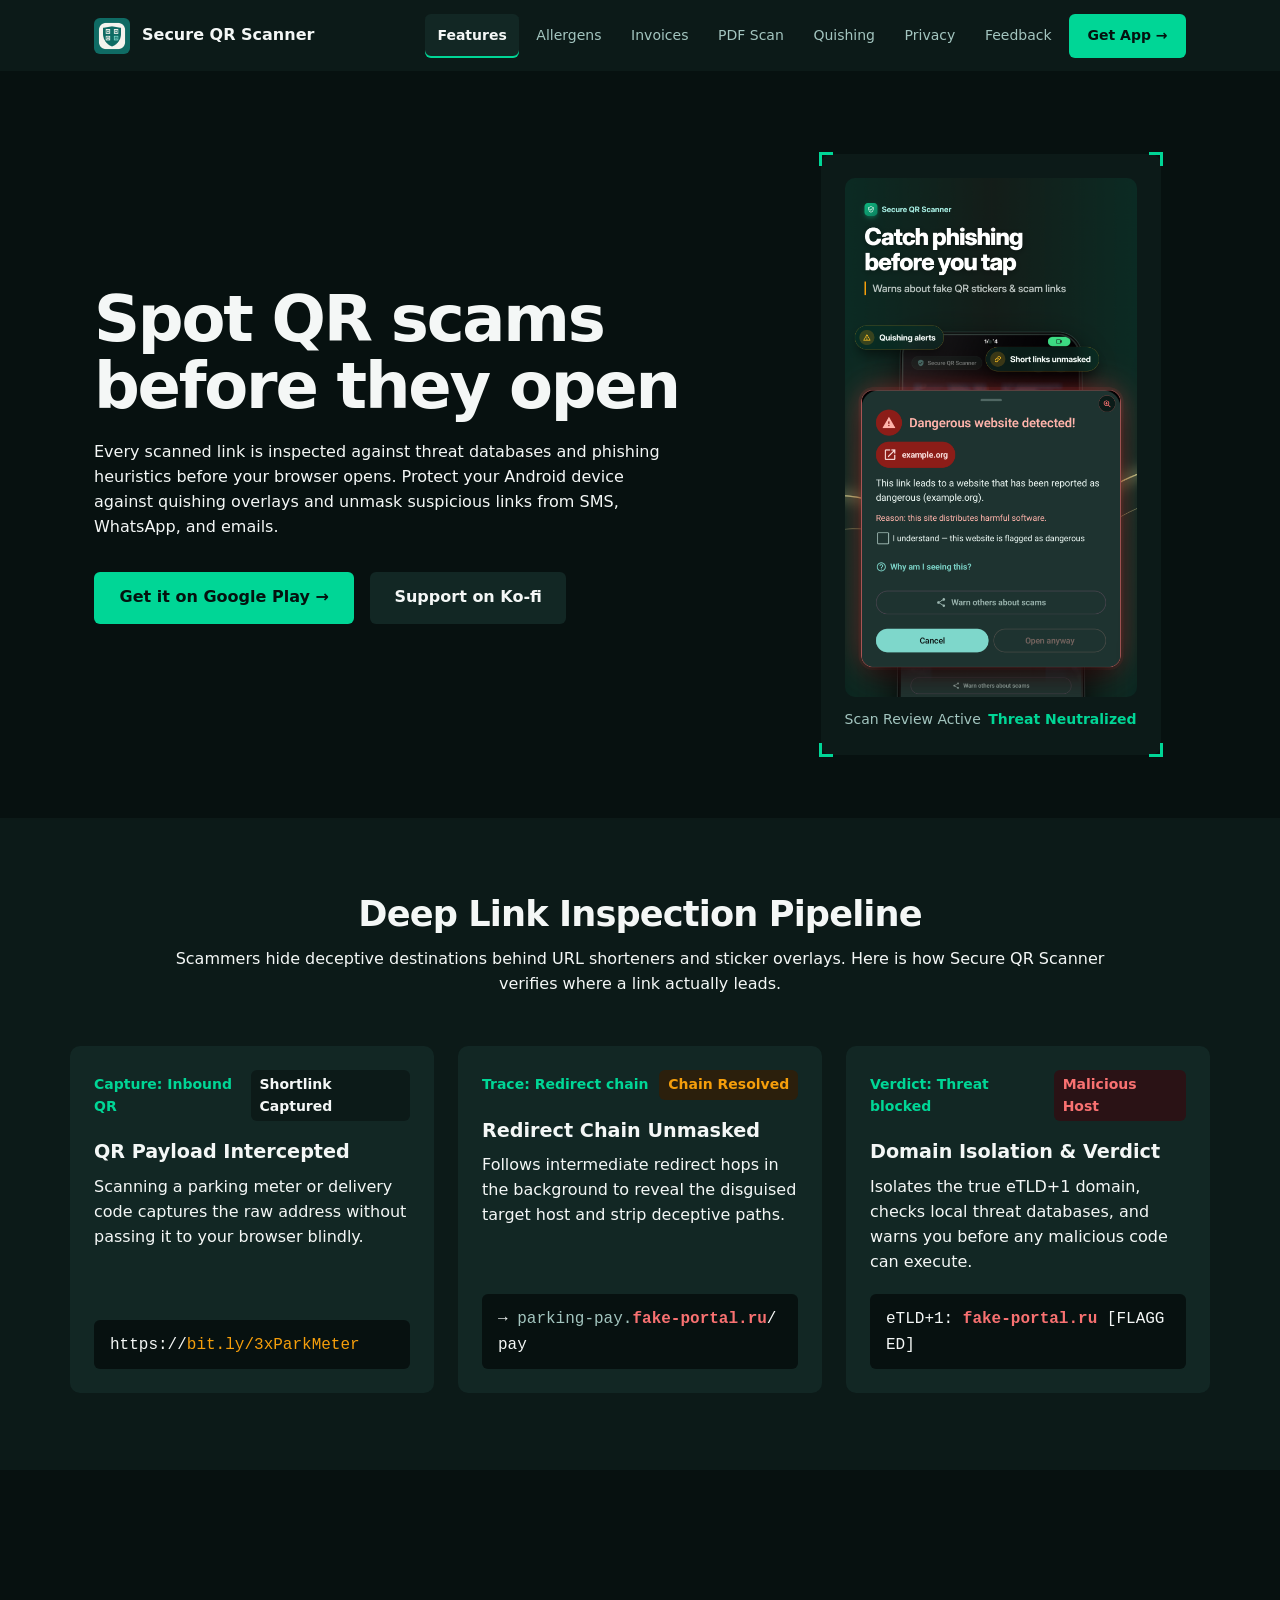
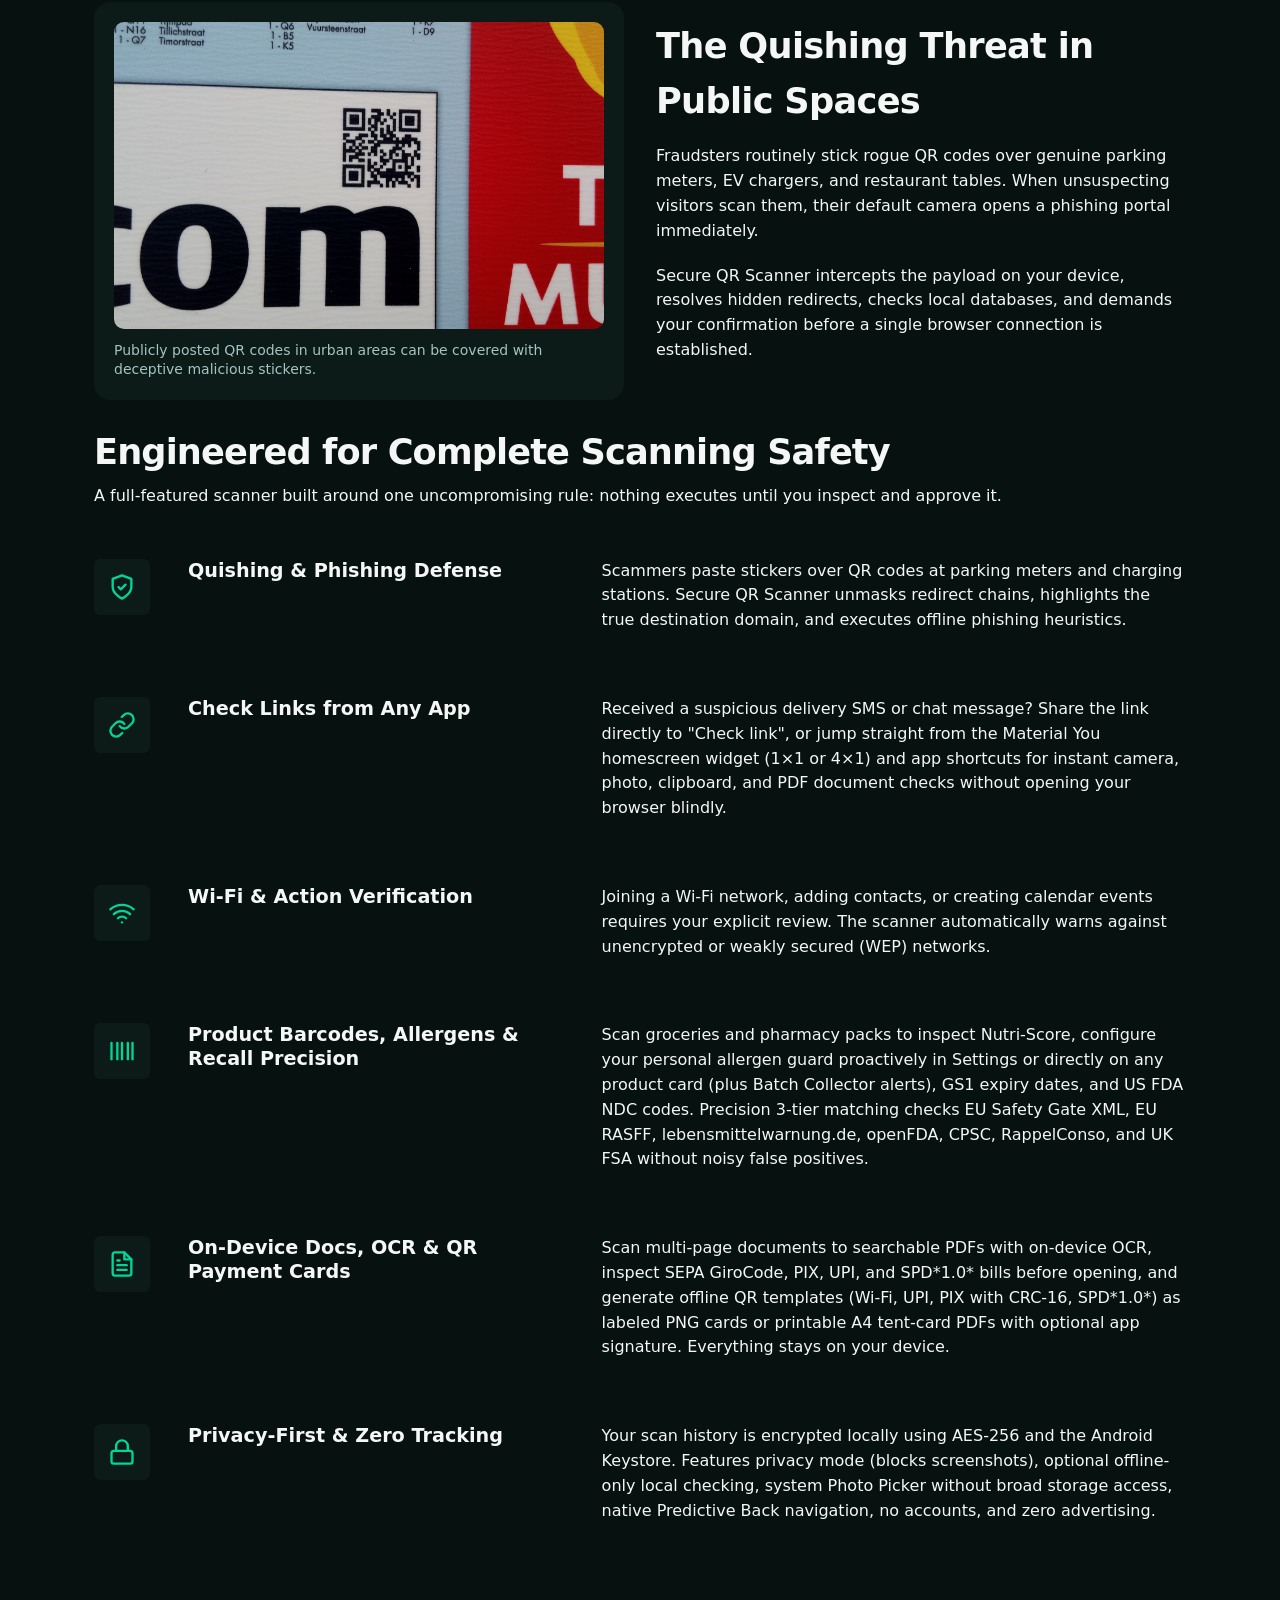
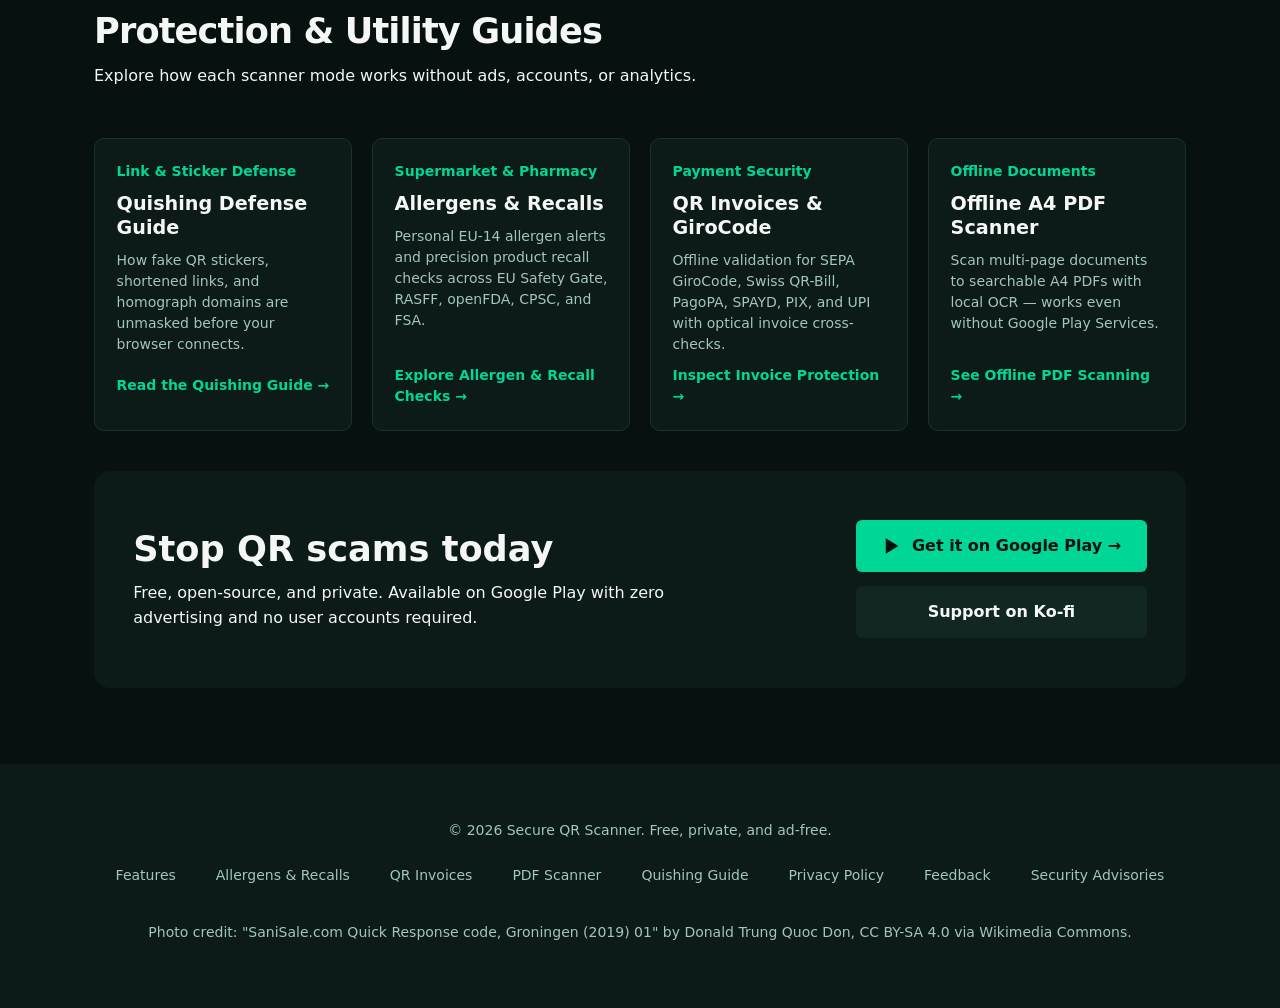
<file: index.html>
<!DOCTYPE html>
<html lang="en">
<head>
  <meta charset="utf-8">
  <meta name="viewport" content="width=device-width, initial-scale=1.0">
  <title>Secure QR Scanner | Scam &amp; Phishing Defense for Android</title>
  <meta name="description" content="Free Android QR and barcode scanner with built-in scam and phishing defense. Checks links before opening, resolves short links, checks food allergens and product recalls, verifies QR invoices, and scans searchable PDFs without ads or tracking.">
  <link rel="canonical" href="https://steee001.github.io/secure-qr-scanner-website/">
  <meta property="og:type" content="website">
  <meta property="og:site_name" content="Secure QR Scanner">
  <meta property="og:title" content="Secure QR Scanner | Scam &amp; Phishing Defense for Android">
  <meta property="og:description" content="Free Android QR and barcode scanner that unmasks phishing links, warns on quishing stickers, checks food allergens and product recalls, verifies GiroCode/QR-Bill invoices, and exports searchable offline A4 PDFs.">
  <meta property="og:url" content="https://steee001.github.io/secure-qr-scanner-website/">
  <meta property="og:image" content="https://steee001.github.io/secure-qr-scanner-website/preview.png">
  <meta property="og:locale" content="en_US">
  <meta property="og:locale:alternate" content="de_DE">
  <meta name="twitter:card" content="summary_large_image">
  <link rel="stylesheet" href="styles.css">
  <script type="application/ld+json">
    {
      "@context": "https://schema.org",
      "@type": "SoftwareApplication",
      "name": "Secure QR Scanner",
      "softwareVersion": "4.5.0",
      "operatingSystem": "Android 7.0+",
      "applicationCategory": "SecurityApplication",
      "isAccessibleForFree": true,
      "offers": {
        "@type": "Offer",
        "price": "0",
        "priceCurrency": "EUR"
      },
      "url": "https://steee001.github.io/secure-qr-scanner-website/",
      "downloadUrl": "https://play.google.com/store/apps/details?id=com.steee001.secureqrscanner",
      "image": "https://steee001.github.io/secure-qr-scanner-website/preview.png",
      "description": "Ad-free Android QR, barcode, invoice, allergen, and offline A4 PDF scanner with Safe Browsing checks, redirect resolution, recall precision matching, and zero tracking."
    }
  </script>
</head>
<body>
  <header>
    <a href="#main-content" class="skip-link visually-hidden">Skip to main content</a>
    <div class="nav-container">
      <a href="index.html" class="logo">
        <img src="icon.png" alt="" width="36" height="36">
        <span>Secure QR Scanner</span>
      </a>
      <nav aria-label="Primary">
        <ul>
          <li><a href="index.html" aria-current="page">Features</a></li>
          <li><a href="allergen.html">Allergens</a></li>
          <li><a href="invoice.html">Invoices</a></li>
          <li><a href="pdf-scanner.html">PDF Scan</a></li>
          <li><a href="quishing.html">Quishing</a></li>
          <li><a href="privacy.html">Privacy</a></li>
          <li><a href="feedback.html">Feedback</a></li>
          <li><a href="https://play.google.com/store/apps/details?id=com.steee001.secureqrscanner" class="nav-cta" target="_blank" rel="noopener">Get App &rarr;</a></li>
        </ul>
      </nav>
    </div>
  </header>

  <main id="main-content" tabindex="-1">
    <!-- Hero Section -->
    <section class="hero">
      <div class="hero-copy">
        <h1>Spot QR scams before they open</h1>
        <p>
          Every scanned link is inspected against threat databases and phishing heuristics before your browser opens.
          Protect your Android device against quishing overlays and unmask suspicious links from SMS, WhatsApp, and emails.
        </p>
        <div class="hero-actions">
          <a href="https://play.google.com/store/apps/details?id=com.steee001.secureqrscanner" class="btn-cyber" target="_blank" rel="noopener">
            <span>Get it on Google Play &rarr;</span>
          </a>
          <a href="https://ko-fi.com/steee001" class="btn-secondary" target="_blank" rel="noopener">
            <span>Support on Ko-fi</span>
          </a>
        </div>
      </div>
      <div class="hero-hud">
        <div class="hero-hud-container reticle-frame">
          <span class="reticle-corner-tl" aria-hidden="true"></span>
          <span class="reticle-corner-tr" aria-hidden="true"></span>
          <span class="reticle-corner-bl" aria-hidden="true"></span>
          <span class="reticle-corner-br" aria-hidden="true"></span>
          <img src="preview.png" alt="Secure QR Scanner review dialog showing a flagged threat" width="340" height="604" fetchpriority="high">
          <div class="hero-hud-telemetry">
            <span>Scan Review Active</span>
            <span class="active">Threat Neutralized</span>
          </div>
        </div>
      </div>
    </section>

    <!-- Telemetry Link Dissection Demonstration -->
    <section class="telemetry-section">
      <div class="telemetry-container">
        <div class="section-header center">
          <h2>Deep Link Inspection Pipeline</h2>
          <p>Scammers hide deceptive destinations behind URL shorteners and sticker overlays. Here is how Secure QR Scanner verifies where a link actually leads.</p>
        </div>

        <div class="telemetry-pipeline">
          <div class="telemetry-step" data-ui="fragment">
            <div class="telemetry-step-header">
              <span class="telemetry-step-tag">Capture: Inbound QR</span>
              <span class="telemetry-step-status">Shortlink Captured</span>
            </div>
            <h3>QR Payload Intercepted</h3>
            <p>Scanning a parking meter or delivery code captures the raw address without passing it to your browser blindly.</p>
            <div class="telemetry-code">
              <code>https://<span class="shortlink">bit.ly/3xParkMeter</span></code>
            </div>
          </div>

          <div class="telemetry-step" data-ui="fragment">
            <div class="telemetry-step-header">
              <span class="telemetry-step-tag">Trace: Redirect chain</span>
              <span class="telemetry-step-status resolved">Chain Resolved</span>
            </div>
            <h3>Redirect Chain Unmasked</h3>
            <p>Follows intermediate redirect hops in the background to reveal the disguised target host and strip deceptive paths.</p>
            <div class="telemetry-code">
              <code>&rarr; <span class="subdomain">parking-pay.</span><span class="domain-highlight">fake-portal.ru</span>/pay</code>
            </div>
          </div>

          <div class="telemetry-step" data-ui="fragment">
            <div class="telemetry-step-header">
              <span class="telemetry-step-tag">Verdict: Threat blocked</span>
              <span class="telemetry-step-status flagged">Malicious Host</span>
            </div>
            <h3>Domain Isolation & Verdict</h3>
            <p>Isolates the true eTLD+1 domain, checks local threat databases, and warns you before any malicious code can execute.</p>
            <div class="telemetry-code">
              <code>eTLD+1: <span class="domain-highlight">fake-portal.ru</span> [FLAGGED]</code>
            </div>
          </div>
        </div>
      </div>
    </section>

    <!-- Real-World Quishing Threat Section with Photograph -->
    <section class="section">
      <div class="realworld-section">
        <figure class="realworld-image-card">
          <img src="assets/sanisale-com-quick-response-code-groningen-2019.jpg" width="1920" height="1080" alt="Public QR code posted on outdoor infrastructure" loading="lazy" decoding="async">
          <figcaption>Publicly posted QR codes in urban areas can be covered with deceptive malicious stickers.</figcaption>
        </figure>
        <div class="realworld-copy">
          <h3>The Quishing Threat in Public Spaces</h3>
          <p>
            Fraudsters routinely stick rogue QR codes over genuine parking meters, EV chargers, and restaurant tables. When unsuspecting visitors scan them, their default camera opens a phishing portal immediately.
          </p>
          <p>
            Secure QR Scanner intercepts the payload on your device, resolves hidden redirects, checks local databases, and demands your confirmation before a single browser connection is established.
          </p>
        </div>
      </div>

      <!-- Core Capabilities Narrative Rows -->
      <div class="section-header">
        <h2>Engineered for Complete Scanning Safety</h2>
        <p>A full-featured scanner built around one uncompromising rule: nothing executes until you inspect and approve it.</p>
      </div>

      <div class="narrative-capabilities">
        <div class="capability-row">
          <div class="capability-glyph" aria-hidden="true">
            <svg viewBox="0 0 24 24" fill="none" stroke="currentColor" stroke-width="2" stroke-linecap="round" stroke-linejoin="round">
              <path d="M12 22s8-4 8-10V5l-8-3-8 3v7c0 6 8 10 8 10z"/>
              <path d="m9 12 2 2 4-4"/>
            </svg>
          </div>
          <div class="capability-heading">
            <h3>Quishing & Phishing Defense</h3>
          </div>
          <div class="capability-text">
            <p>
              Scammers paste stickers over QR codes at parking meters and charging stations. Secure QR Scanner unmasks redirect chains, highlights the true destination domain, and executes offline phishing heuristics.
            </p>
          </div>
        </div>

        <div class="capability-row">
          <div class="capability-glyph" aria-hidden="true">
            <svg viewBox="0 0 24 24" fill="none" stroke="currentColor" stroke-width="2" stroke-linecap="round" stroke-linejoin="round">
              <path d="M10 13a5 5 0 0 0 7.54.54l3-3a5 5 0 0 0-7.07-7.07l-1.72 1.71"/>
              <path d="M14 11a5 5 0 0 0-7.54-.54l-3 3a5 5 0 0 0 7.07 7.07l1.71-1.71"/>
            </svg>
          </div>
          <div class="capability-heading">
            <h3>Check Links from Any App</h3>
          </div>
          <div class="capability-text">
            <p>
              Received a suspicious delivery SMS or chat message? Share the link directly to "Check link", or jump straight from the Material You homescreen widget (1&times;1 or 4&times;1) and app shortcuts for instant camera, photo, clipboard, and PDF document checks without opening your browser blindly.
            </p>
          </div>
        </div>

        <div class="capability-row">
          <div class="capability-glyph" aria-hidden="true">
            <svg viewBox="0 0 24 24" fill="none" stroke="currentColor" stroke-width="2" stroke-linecap="round" stroke-linejoin="round">
              <path d="M5 13a10 10 0 0 1 14 0"/>
              <path d="M8.5 16.5a5 5 0 0 1 7 0"/>
              <path d="M2 8.82a15 15 0 0 1 20 0"/>
              <line x1="12" y1="20" x2="12.01" y2="20"/>
            </svg>
          </div>
          <div class="capability-heading">
            <h3>Wi-Fi & Action Verification</h3>
          </div>
          <div class="capability-text">
            <p>
              Joining a Wi-Fi network, adding contacts, or creating calendar events requires your explicit review. The scanner automatically warns against unencrypted or weakly secured (WEP) networks.
            </p>
          </div>
        </div>

        <div class="capability-row">
          <div class="capability-glyph" aria-hidden="true">
            <svg viewBox="0 0 24 24" fill="none" stroke="currentColor" stroke-width="2" stroke-linecap="round" stroke-linejoin="round">
              <path d="M3 5v14"/>
              <path d="M8 5v14"/>
              <path d="M12 5v14"/>
              <path d="M17 5v14"/>
              <path d="M21 5v14"/>
            </svg>
          </div>
          <div class="capability-heading">
            <h3>Product Barcodes, Allergens & Recall Precision</h3>
          </div>
          <div class="capability-text">
            <p>
              Scan groceries and pharmacy packs to inspect Nutri-Score, configure your personal allergen guard proactively in Settings or directly on any product card (plus Batch Collector alerts), GS1 expiry dates, and US FDA NDC codes. Precision 3-tier matching checks EU Safety Gate XML, EU RASFF, lebensmittelwarnung.de, openFDA, CPSC, RappelConso, and UK FSA without noisy false positives.
            </p>
          </div>
        </div>

        <div class="capability-row">
          <div class="capability-glyph" aria-hidden="true">
            <svg viewBox="0 0 24 24" fill="none" stroke="currentColor" stroke-width="2" stroke-linecap="round" stroke-linejoin="round">
              <path d="M14 2H6a2 2 0 0 0-2 2v16a2 2 0 0 0 2 2h12a2 2 0 0 0 2-2V8z"/>
              <polyline points="14 2 14 8 20 8"/>
              <line x1="16" y1="13" x2="8" y2="13"/>
              <line x1="16" y1="17" x2="8" y2="17"/>
              <polyline points="10 9 9 9 8 9"/>
            </svg>
          </div>
          <div class="capability-heading">
            <h3>On-Device Docs, OCR &amp; QR Payment Cards</h3>
          </div>
          <div class="capability-text">
            <p>
              Scan multi-page documents to searchable PDFs with on-device OCR, inspect SEPA GiroCode, PIX, UPI, and SPD*1.0* bills before opening, and generate offline QR templates (Wi-Fi, UPI, PIX with CRC-16, SPD*1.0*) as labeled PNG cards or printable A4 tent-card PDFs with optional app signature. Everything stays on your device.
            </p>
          </div>
        </div>

        <div class="capability-row">
          <div class="capability-glyph" aria-hidden="true">
            <svg viewBox="0 0 24 24" fill="none" stroke="currentColor" stroke-width="2" stroke-linecap="round" stroke-linejoin="round">
              <rect x="3" y="11" width="18" height="11" rx="2" ry="2"/>
              <path d="M7 11V7a5 5 0 0 1 10 0v4"/>
            </svg>
          </div>
          <div class="capability-heading">
            <h3>Privacy-First & Zero Tracking</h3>
          </div>
          <div class="capability-text">
            <p>
              Your scan history is encrypted locally using AES-256 and the Android Keystore. Features privacy mode (blocks screenshots), optional offline-only local checking, system Photo Picker without broad storage access, native Predictive Back navigation, no accounts, and zero advertising.
            </p>
          </div>
        </div>
      </div>

      <!-- Topic Deep Dives -->
      <div class="section-header" style="margin-top: 3.5rem;">
        <h2>Protection &amp; Utility Guides</h2>
        <p>Explore how each scanner mode works without ads, accounts, or analytics.</p>
      </div>

      <div class="topic-grid">
        <article class="topic-card">
          <span class="topic-card-tag">Link &amp; Sticker Defense</span>
          <h3>Quishing Defense Guide</h3>
          <p>How fake QR stickers, shortened links, and homograph domains are unmasked before your browser connects.</p>
          <a href="quishing.html">Read the Quishing Guide &rarr;</a>
        </article>
        <article class="topic-card">
          <span class="topic-card-tag">Supermarket &amp; Pharmacy</span>
          <h3>Allergens &amp; Recalls</h3>
          <p>Personal EU-14 allergen alerts and precision product recall checks across EU Safety Gate, RASFF, openFDA, CPSC, and FSA.</p>
          <a href="allergen.html">Explore Allergen &amp; Recall Checks &rarr;</a>
        </article>
        <article class="topic-card">
          <span class="topic-card-tag">Payment Security</span>
          <h3>QR Invoices &amp; GiroCode</h3>
          <p>Offline validation for SEPA GiroCode, Swiss QR-Bill, PagoPA, SPAYD, PIX, and UPI with optical invoice cross-checks.</p>
          <a href="invoice.html">Inspect Invoice Protection &rarr;</a>
        </article>
        <article class="topic-card">
          <span class="topic-card-tag">Offline Documents</span>
          <h3>Offline A4 PDF Scanner</h3>
          <p>Scan multi-page documents to searchable A4 PDFs with local OCR &mdash; works even without Google Play Services.</p>
          <a href="pdf-scanner.html">See Offline PDF Scanning &rarr;</a>
        </article>
      </div>

      <!-- CTA Banner -->
      <div class="cta-banner">
        <div class="cta-banner-content">
          <h2>Stop QR scams today</h2>
          <p>
            Free, open-source, and private. Available on Google Play with zero advertising and no user accounts required.
          </p>
        </div>
        <div class="cta-banner-actions">
          <a href="https://play.google.com/store/apps/details?id=com.steee001.secureqrscanner" class="btn-cyber" target="_blank" rel="noopener">
            <svg viewBox="0 0 24 24" width="20" height="20" fill="currentColor" aria-hidden="true"><path d="M4.5 2.75 19.75 12 4.5 21.25V2.75Z"/></svg>
            <span>Get it on Google Play &rarr;</span>
          </a>
          <a href="https://ko-fi.com/steee001" class="btn-secondary" target="_blank" rel="noopener">
            <span>Support on Ko-fi</span>
          </a>
        </div>
      </div>
    </section>
  </main>

  <footer>
    <p>&copy; 2026 Secure QR Scanner. Free, private, and ad-free.</p>
    <div class="footer-links">
      <a href="index.html">Features</a>
      <a href="allergen.html">Allergens &amp; Recalls</a>
      <a href="invoice.html">QR Invoices</a>
      <a href="pdf-scanner.html">PDF Scanner</a>
      <a href="quishing.html">Quishing Guide</a>
      <a href="privacy.html">Privacy Policy</a>
      <a href="feedback.html">Feedback</a>
      <a href="https://github.com/Steee001/secure-qr-scanner-website/security/advisories/new" target="_blank" rel="noopener">Security Advisories</a>
    </div>
    <p style="margin-top: 1.5rem; font-size: 0.875rem; color: var(--ink-muted);">
      Photo credit: "SaniSale.com Quick Response code, Groningen (2019) 01" by Donald Trung Quoc Don, CC BY-SA 4.0 via Wikimedia Commons.
    </p>
  </footer>
</body>
</html>
</file>
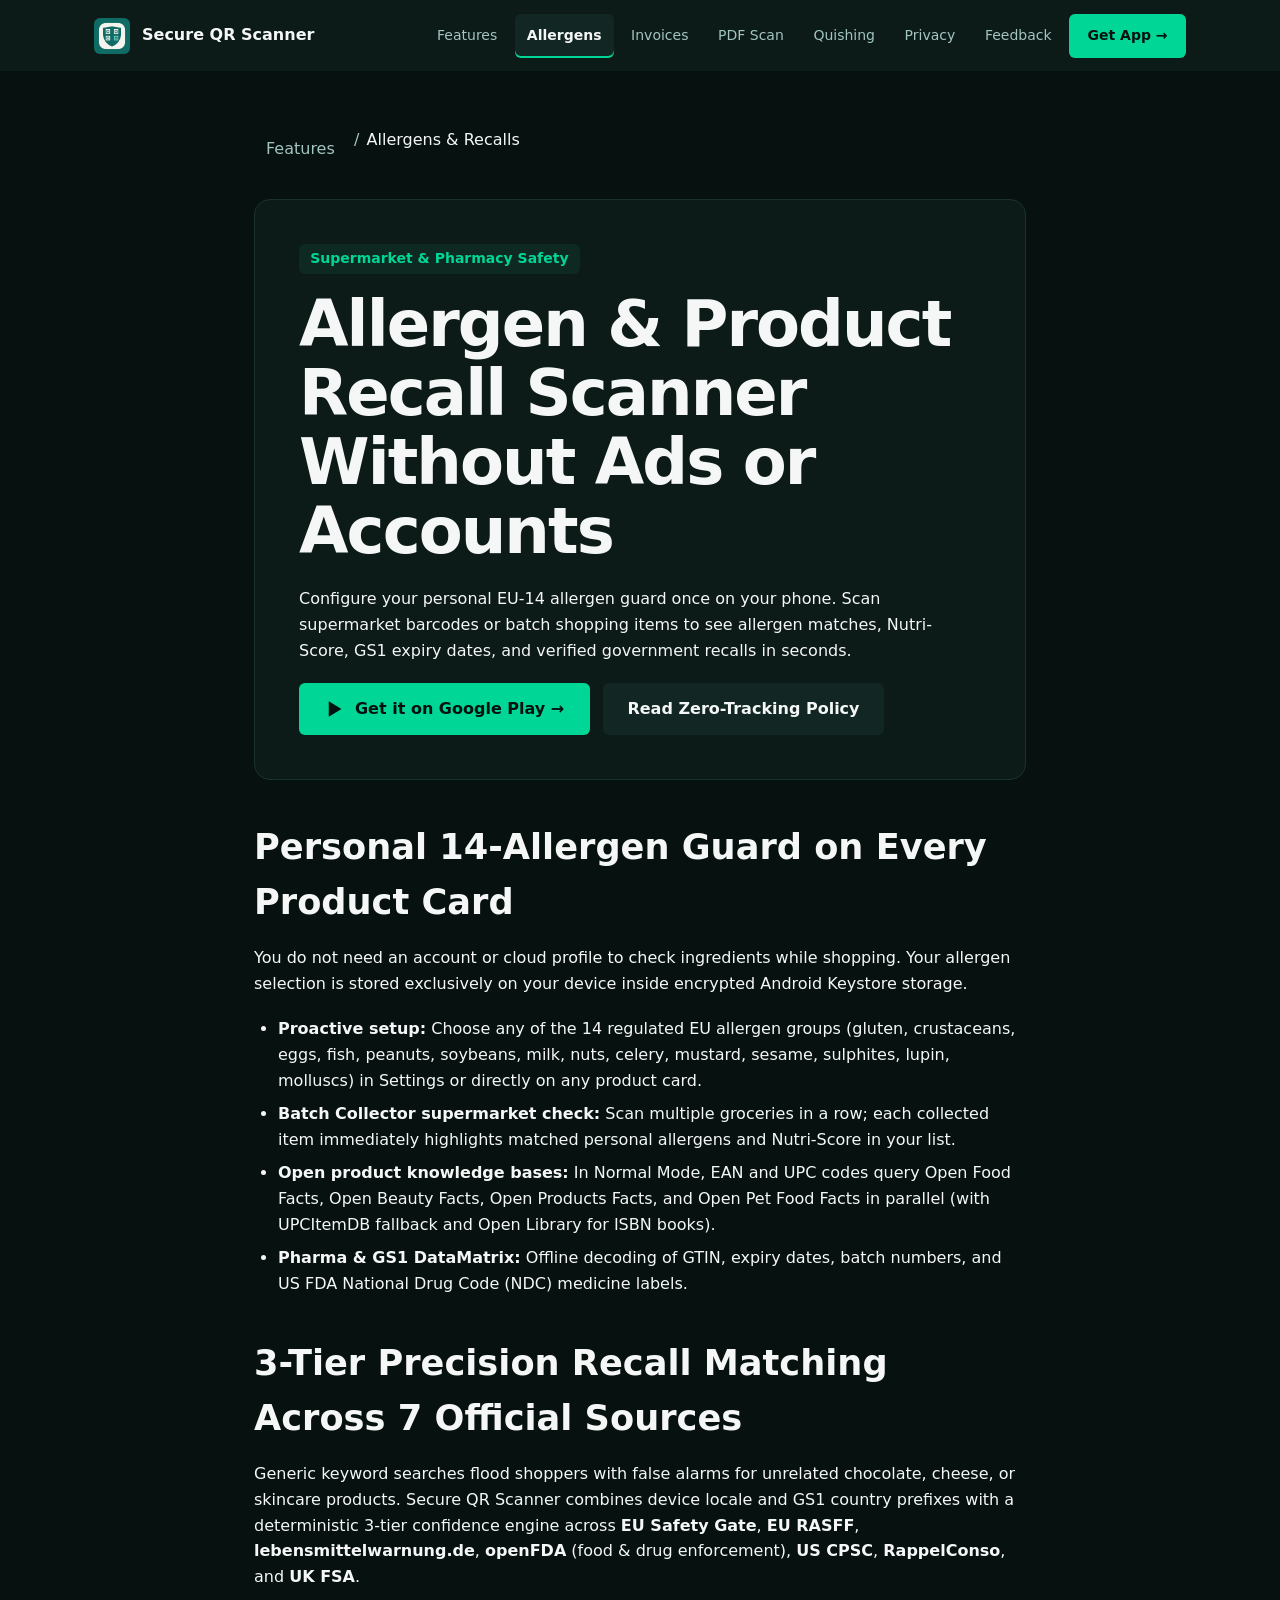
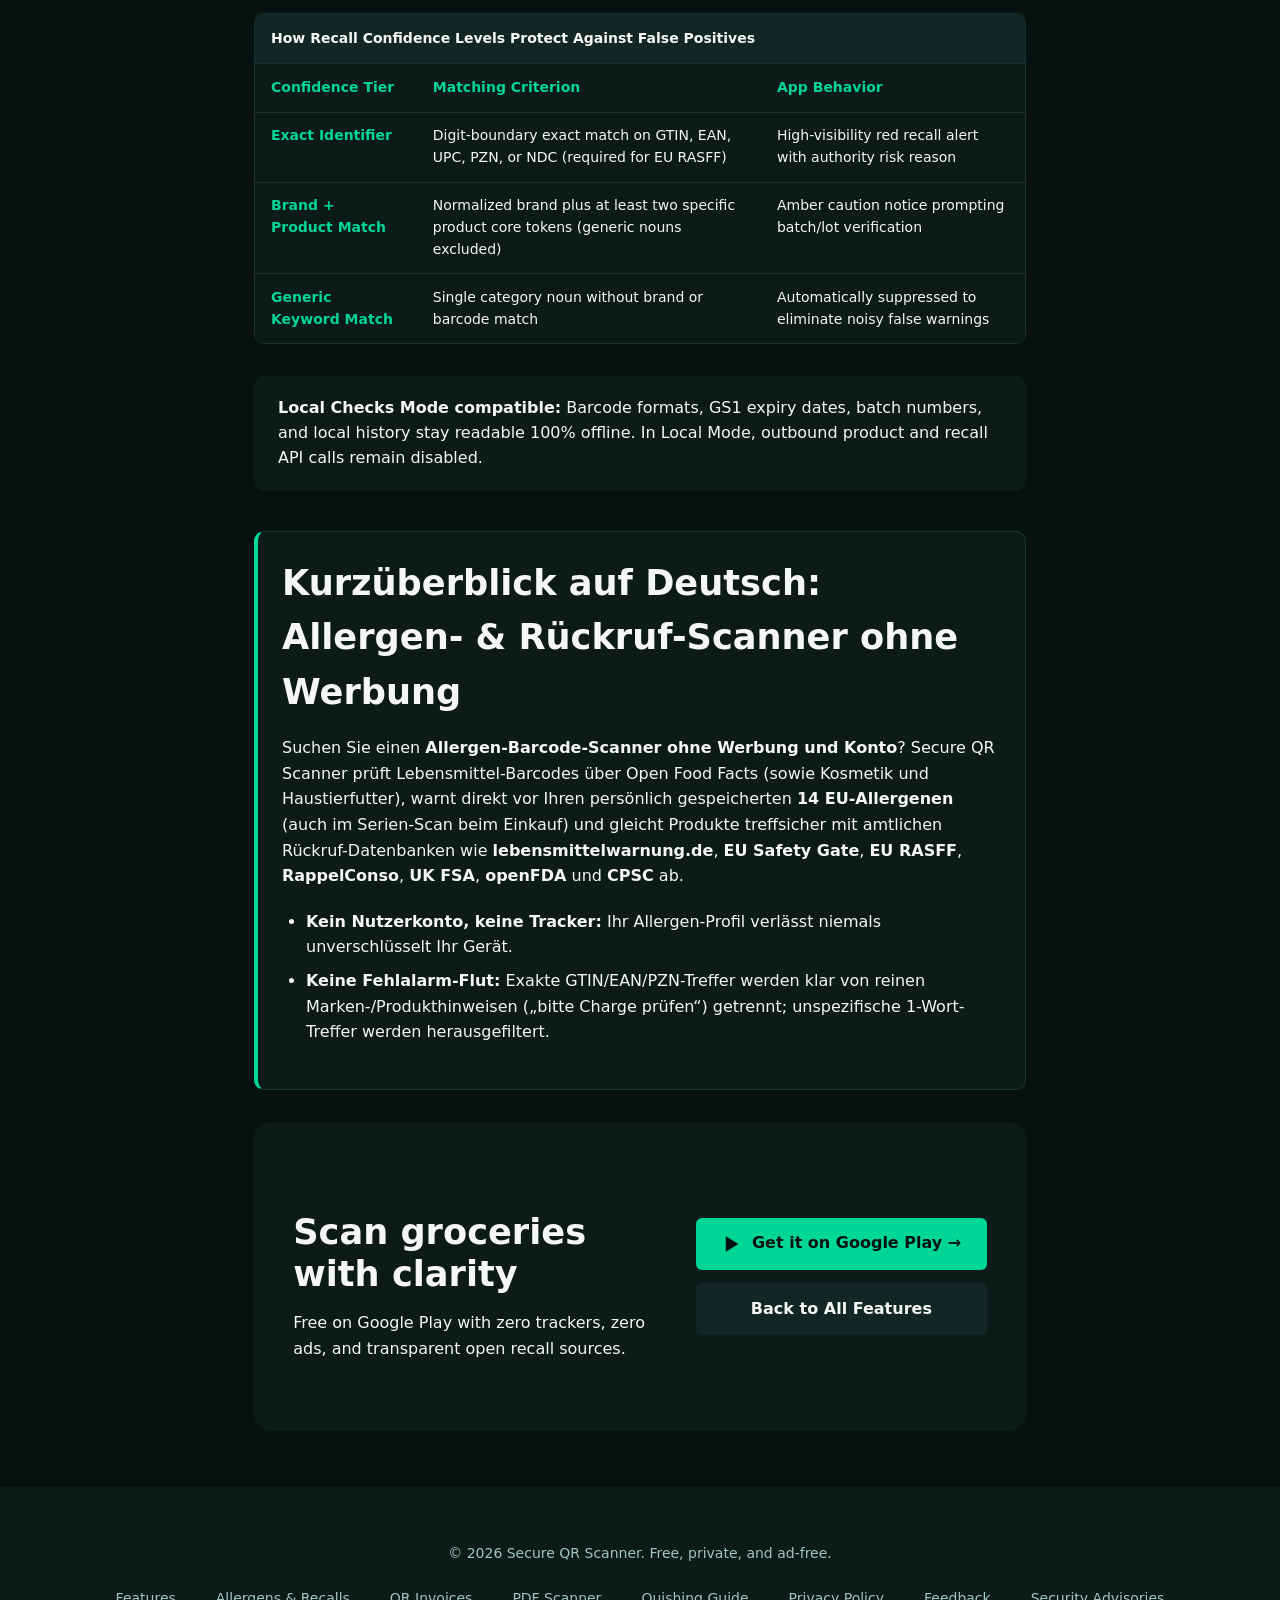
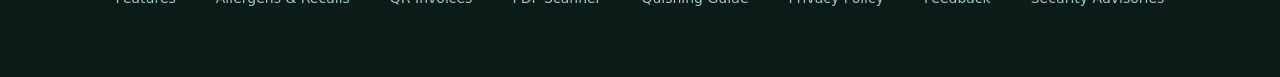
<file: allergen.html>
<!DOCTYPE html>
<html lang="en">
<head>
  <meta charset="utf-8">
  <meta name="viewport" content="width=device-width, initial-scale=1.0">
  <title>Food Allergen &amp; Product Recall Scanner for Android | Secure QR Scanner</title>
  <meta name="description" content="Ad-free Android barcode scanner for EU-14 food allergens, Nutri-Score, GS1 expiry dates, US FDA NDC codes, and official product recall alerts with zero tracking.">
  <link rel="canonical" href="https://steee001.github.io/secure-qr-scanner-website/allergen.html">
  <meta property="og:type" content="website">
  <meta property="og:site_name" content="Secure QR Scanner">
  <meta property="og:title" content="Food Allergen &amp; Product Recall Scanner for Android | Secure QR Scanner">
  <meta property="og:description" content="Configure your personal EU-14 allergen profile once on-device, scan supermarket EAN/UPC and GS1 barcodes, and receive precision recall warnings across 7 official authorities.">
  <meta property="og:url" content="https://steee001.github.io/secure-qr-scanner-website/allergen.html">
  <meta property="og:image" content="https://steee001.github.io/secure-qr-scanner-website/preview.png">
  <meta property="og:locale" content="en_US">
  <meta property="og:locale:alternate" content="de_DE">
  <meta name="twitter:card" content="summary_large_image">
  <link rel="stylesheet" href="styles.css">
  <script type="application/ld+json">
    {
      "@context": "https://schema.org",
      "@type": "SoftwareApplication",
      "name": "Secure QR Scanner",
      "operatingSystem": "Android 7.0+",
      "applicationCategory": "UtilitiesApplication",
      "isAccessibleForFree": true,
      "offers": {
        "@type": "Offer",
        "price": "0",
        "priceCurrency": "EUR"
      },
      "url": "https://steee001.github.io/secure-qr-scanner-website/allergen.html",
      "downloadUrl": "https://play.google.com/store/apps/details?id=com.steee001.secureqrscanner",
      "image": "https://steee001.github.io/secure-qr-scanner-website/preview.png",
      "description": "Free Android barcode scanner with personal EU-14 allergen guard, Batch Collector supermarket alerts, GS1 expiry/NDC inspection, and 3-tier recall precision across 7 official feeds."
    }
  </script>
</head>
<body>
  <header>
    <a href="#main-content" class="skip-link visually-hidden">Skip to main content</a>
    <div class="nav-container">
      <a href="index.html" class="logo">
        <img src="icon.png" alt="" width="36" height="36">
        <span>Secure QR Scanner</span>
      </a>
      <nav aria-label="Primary">
        <ul>
          <li><a href="index.html">Features</a></li>
          <li><a href="allergen.html" aria-current="page">Allergens</a></li>
          <li><a href="invoice.html">Invoices</a></li>
          <li><a href="pdf-scanner.html">PDF Scan</a></li>
          <li><a href="quishing.html">Quishing</a></li>
          <li><a href="privacy.html">Privacy</a></li>
          <li><a href="feedback.html">Feedback</a></li>
          <li><a href="https://play.google.com/store/apps/details?id=com.steee001.secureqrscanner" class="nav-cta" target="_blank" rel="noopener">Get App &rarr;</a></li>
        </ul>
      </nav>
    </div>
  </header>

  <main id="main-content" tabindex="-1" class="prose">
    <nav class="breadcrumbs" aria-label="Breadcrumb">
      <ol>
        <li><a href="index.html">Features</a></li>
        <li aria-current="page">Allergens &amp; Recalls</li>
      </ol>
    </nav>

    <section class="topic-hero">
      <span class="topic-kicker">Supermarket &amp; Pharmacy Safety</span>
      <h1>Allergen &amp; Product Recall Scanner Without Ads or Accounts</h1>
      <p class="topic-lead">
        Configure your personal EU-14 allergen guard once on your phone. Scan supermarket barcodes or batch shopping items to see allergen matches, Nutri-Score, GS1 expiry dates, and verified government recalls in seconds.
      </p>
      <div class="play-badge-row">
        <a href="https://play.google.com/store/apps/details?id=com.steee001.secureqrscanner" class="btn-cyber" target="_blank" rel="noopener">
          <svg viewBox="0 0 24 24" width="20" height="20" fill="currentColor" aria-hidden="true"><path d="M4.5 2.75 19.75 12 4.5 21.25V2.75Z"/></svg>
          <span>Get it on Google Play &rarr;</span>
        </a>
        <a href="privacy.html" class="btn-secondary">Read Zero-Tracking Policy</a>
      </div>
    </section>

    <h2>Personal 14-Allergen Guard on Every Product Card</h2>
    <p>
      You do not need an account or cloud profile to check ingredients while shopping. Your allergen selection is stored exclusively on your device inside encrypted Android Keystore storage.
    </p>
    <ul>
      <li><strong>Proactive setup:</strong> Choose any of the 14 regulated EU allergen groups (gluten, crustaceans, eggs, fish, peanuts, soybeans, milk, nuts, celery, mustard, sesame, sulphites, lupin, molluscs) in Settings or directly on any product card.</li>
      <li><strong>Batch Collector supermarket check:</strong> Scan multiple groceries in a row; each collected item immediately highlights matched personal allergens and Nutri-Score in your list.</li>
      <li><strong>Open product knowledge bases:</strong> In Normal Mode, EAN and UPC codes query Open Food Facts, Open Beauty Facts, Open Products Facts, and Open Pet Food Facts in parallel (with UPCItemDB fallback and Open Library for ISBN books).</li>
      <li><strong>Pharma &amp; GS1 DataMatrix:</strong> Offline decoding of GTIN, expiry dates, batch numbers, and US FDA National Drug Code (NDC) medicine labels.</li>
    </ul>

    <h2>3-Tier Precision Recall Matching Across 7 Official Sources</h2>
    <p>
      Generic keyword searches flood shoppers with false alarms for unrelated chocolate, cheese, or skincare products. Secure QR Scanner combines device locale and GS1 country prefixes with a deterministic 3-tier confidence engine across <strong>EU Safety Gate</strong>, <strong>EU RASFF</strong>, <strong>lebensmittelwarnung.de</strong>, <strong>openFDA</strong> (food &amp; drug enforcement), <strong>US CPSC</strong>, <strong>RappelConso</strong>, and <strong>UK FSA</strong>.
    </p>

    <div class="data-table-wrap">
      <table class="data-table">
        <caption>How Recall Confidence Levels Protect Against False Positives</caption>
        <thead>
          <tr>
            <th scope="col">Confidence Tier</th>
            <th scope="col">Matching Criterion</th>
            <th scope="col">App Behavior</th>
          </tr>
        </thead>
        <tbody>
          <tr>
            <th scope="row">Exact Identifier</th>
            <td>Digit-boundary exact match on GTIN, EAN, UPC, PZN, or NDC (required for EU RASFF)</td>
            <td>High-visibility red recall alert with authority risk reason</td>
          </tr>
          <tr>
            <th scope="row">Brand + Product Match</th>
            <td>Normalized brand plus at least two specific product core tokens (generic nouns excluded)</td>
            <td>Amber caution notice prompting batch/lot verification</td>
          </tr>
          <tr>
            <th scope="row">Generic Keyword Match</th>
            <td>Single category noun without brand or barcode match</td>
            <td>Automatically suppressed to eliminate noisy false warnings</td>
          </tr>
        </tbody>
      </table>
    </div>

    <div class="callout-box">
      <strong>Local Checks Mode compatible:</strong> Barcode formats, GS1 expiry dates, batch numbers, and local history stay readable 100% offline. In Local Mode, outbound product and recall API calls remain disabled.
    </div>

    <section class="de-summary" lang="de" aria-labelledby="de-heading">
      <h2 id="de-heading">Kurzüberblick auf Deutsch: Allergen- &amp; Rückruf-Scanner ohne Werbung</h2>
      <p>
        Suchen Sie einen <strong>Allergen-Barcode-Scanner ohne Werbung und Konto</strong>? Secure QR Scanner prüft Lebensmittel-Barcodes über Open Food Facts (sowie Kosmetik und Haustierfutter), warnt direkt vor Ihren persönlich gespeicherten <strong>14 EU-Allergenen</strong> (auch im Serien-Scan beim Einkauf) und gleicht Produkte treffsicher mit amtlichen Rückruf-Datenbanken wie <strong>lebensmittelwarnung.de</strong>, <strong>EU Safety Gate</strong>, <strong>EU RASFF</strong>, <strong>RappelConso</strong>, <strong>UK FSA</strong>, <strong>openFDA</strong> und <strong>CPSC</strong> ab.
      </p>
      <ul>
        <li><strong>Kein Nutzerkonto, keine Tracker:</strong> Ihr Allergen-Profil verlässt niemals unverschlüsselt Ihr Gerät.</li>
        <li><strong>Keine Fehlalarm-Flut:</strong> Exakte GTIN/EAN/PZN-Treffer werden klar von reinen Marken-/Produkthinweisen („bitte Charge prüfen“) getrennt; unspezifische 1-Wort-Treffer werden herausgefiltert.</li>
      </ul>
    </section>

    <div class="cta-banner">
      <div class="cta-banner-content">
        <h2>Scan groceries with clarity</h2>
        <p>Free on Google Play with zero trackers, zero ads, and transparent open recall sources.</p>
      </div>
      <div class="cta-banner-actions">
        <a href="https://play.google.com/store/apps/details?id=com.steee001.secureqrscanner" class="btn-cyber" target="_blank" rel="noopener">
          <svg viewBox="0 0 24 24" width="20" height="20" fill="currentColor" aria-hidden="true"><path d="M4.5 2.75 19.75 12 4.5 21.25V2.75Z"/></svg>
          <span>Get it on Google Play &rarr;</span>
        </a>
        <a href="index.html" class="btn-secondary">Back to All Features</a>
      </div>
    </div>
  </main>

  <footer>
    <p>&copy; 2026 Secure QR Scanner. Free, private, and ad-free.</p>
    <div class="footer-links">
      <a href="index.html">Features</a>
      <a href="allergen.html">Allergens &amp; Recalls</a>
      <a href="invoice.html">QR Invoices</a>
      <a href="pdf-scanner.html">PDF Scanner</a>
      <a href="quishing.html">Quishing Guide</a>
      <a href="privacy.html">Privacy Policy</a>
      <a href="feedback.html">Feedback</a>
      <a href="https://github.com/Steee001/secure-qr-scanner-website/security/advisories/new" target="_blank" rel="noopener">Security Advisories</a>
    </div>
  </footer>
</body>
</html>
</file>
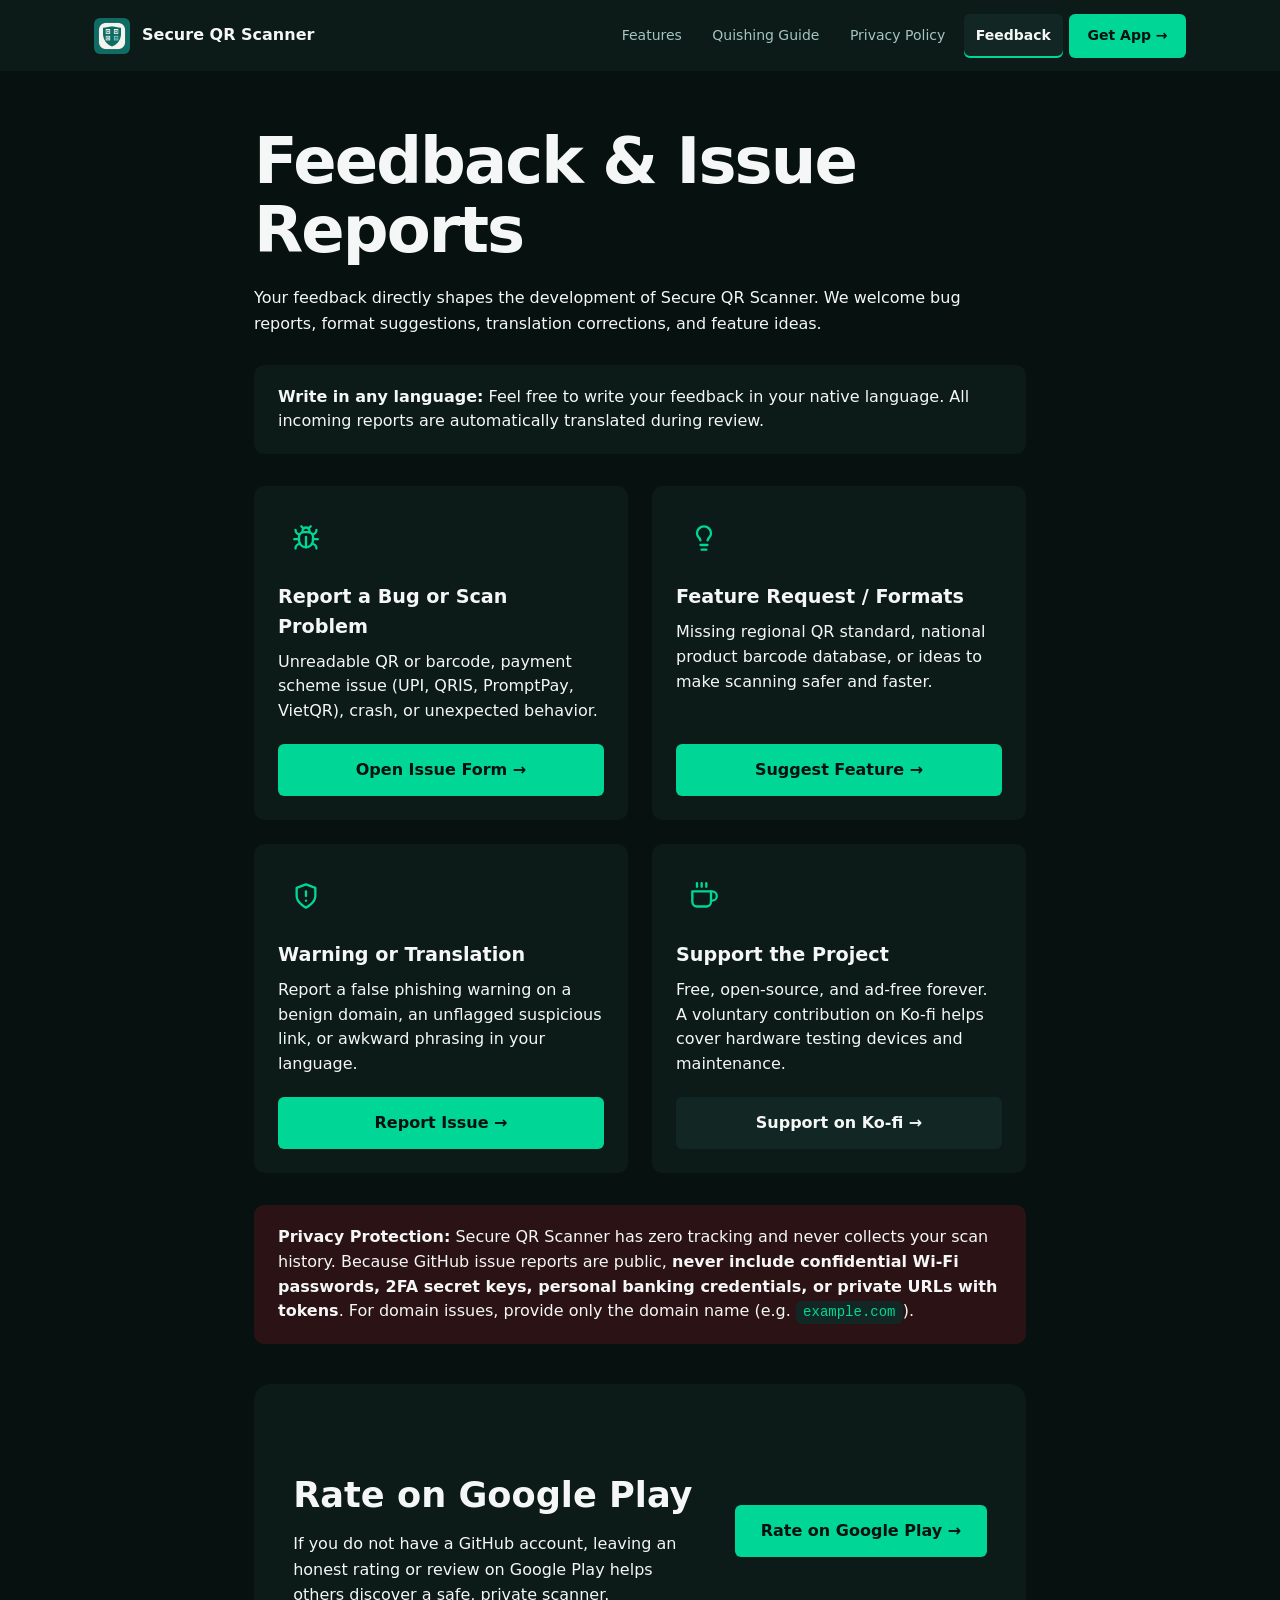
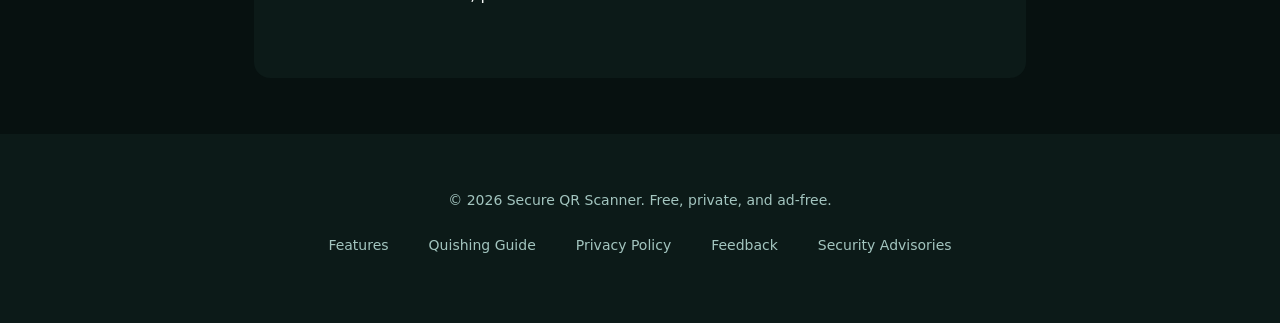
<file: feedback.html>
<!DOCTYPE html>
<html lang="en">
<head>
  <meta charset="utf-8">
  <meta name="viewport" content="width=device-width, initial-scale=1">
  <title>Feedback & Issue Reports | Secure QR Scanner</title>
  <meta name="description" content="Submit feedback, report bugs, suggest features, or improve translations for Secure QR Scanner.">
  <link rel="preconnect" href="https://fonts.googleapis.com">
  <link rel="preconnect" href="https://fonts.gstatic.com" crossorigin>
  <link href="https://fonts.googleapis.com/css2?family=Bricolage+Grotesque:opsz,wght@12..96,400;12..96,600;12..96,700;12..96,800&display=swap" rel="stylesheet">
  <link rel="stylesheet" href="styles.css">
</head>
<body>
  <header>
    <div class="nav-container">
      <a href="index.html" class="logo">
        <img src="icon.png" alt="Secure QR Scanner Logo" width="36" height="36">
        <span>Secure QR Scanner</span>
      </a>
      <nav>
        <a href="index.html">Features</a>
        <a href="quishing.html">Quishing Guide</a>
        <a href="privacy.html">Privacy Policy</a>
        <a href="feedback.html" class="active">Feedback</a>
        <a href="https://play.google.com/store/apps/details?id=com.steee001.secureqrscanner" class="nav-cta" target="_blank" rel="noopener">Get App &rarr;</a>
      </nav>
    </div>
  </header>

  <main class="prose">
    <h1>Feedback & Issue Reports</h1>
    <p>
      Your feedback directly shapes the development of Secure QR Scanner. We welcome bug reports, format suggestions, translation corrections, and feature ideas.
    </p>

    <div id="detected-context" class="context-badge"></div>

    <div class="callout-box">
      <strong>Write in any language:</strong> Feel free to write your feedback in your native language. All incoming reports are automatically translated during review.
    </div>

    <div class="feedback-grid">
      <div class="feedback-card">
        <div class="capability-glyph" aria-hidden="true" style="margin-bottom: 1rem;">
          <svg viewBox="0 0 24 24" fill="none" stroke="currentColor" stroke-width="2" stroke-linecap="round" stroke-linejoin="round">
            <path d="m8 2 1.88 1.88"/>
            <path d="M14.12 3.88 16 2"/>
            <path d="M9 7.13v-1a3.003 3.003 0 1 1 6 0v1"/>
            <path d="M12 20c-3.3 0-6-2.7-6-6v-3a4 4 0 0 1 4-4h4a4 4 0 0 1 4 4v3c0 3.3-2.7 6-6 6"/>
            <path d="M12 20v-9"/>
            <path d="M6.53 9C4.6 8.8 3 7.1 3 5"/>
            <path d="M6 13H2"/>
            <path d="M3 21c0-2.1 1.7-3.9 3.8-4"/>
            <path d="M20.97 5c0 2.1-1.6 3.8-3.5 4"/>
            <path d="M22 13h-4"/>
            <path d="M17.2 17c2.1.1 3.8 1.9 3.8 4"/>
          </svg>
        </div>
        <h3>Report a Bug or Scan Problem</h3>
        <p>Unreadable QR or barcode, payment scheme issue (UPI, QRIS, PromptPay, VietQR), crash, or unexpected behavior.</p>
        <a id="link-bug" href="https://github.com/Steee001/secure-qr-scanner-website/issues/new?template=01-bug-or-scan-issue.yml" class="btn-cyber" target="_blank" rel="noopener">Open Issue Form &rarr;</a>
      </div>

      <div class="feedback-card">
        <div class="capability-glyph" aria-hidden="true" style="margin-bottom: 1rem;">
          <svg viewBox="0 0 24 24" fill="none" stroke="currentColor" stroke-width="2" stroke-linecap="round" stroke-linejoin="round">
            <line x1="9" y1="18" x2="15" y2="18"/>
            <line x1="10" y1="22" x2="14" y2="22"/>
            <path d="M15.09 14c.18-.98.65-1.74 1.41-2.5A4.65 4.65 0 0 0 18 8 6 6 0 0 0 6 8c0 1 .23 2.23 1.5 3.5A4.61 4.61 0 0 1 8.91 14"/>
          </svg>
        </div>
        <h3>Feature Request / Formats</h3>
        <p>Missing regional QR standard, national product barcode database, or ideas to make scanning safer and faster.</p>
        <a id="link-feat" href="https://github.com/Steee001/secure-qr-scanner-website/issues/new?template=02-feature-request.yml" class="btn-cyber" target="_blank" rel="noopener">Suggest Feature &rarr;</a>
      </div>

      <div class="feedback-card">
        <div class="capability-glyph" aria-hidden="true" style="margin-bottom: 1rem;">
          <svg viewBox="0 0 24 24" fill="none" stroke="currentColor" stroke-width="2" stroke-linecap="round" stroke-linejoin="round">
            <path d="M12 22s8-4 8-10V5l-8-3-8 3v7c0 6 8 10 8 10z"/>
            <line x1="12" y1="8" x2="12" y2="12"/>
            <line x1="12" y1="16" x2="12.01" y2="16"/>
          </svg>
        </div>
        <h3>Warning or Translation</h3>
        <p>Report a false phishing warning on a benign domain, an unflagged suspicious link, or awkward phrasing in your language.</p>
        <a id="link-sec" href="https://github.com/Steee001/secure-qr-scanner-website/issues/new?template=03-false-warning-or-translation.yml" class="btn-cyber" target="_blank" rel="noopener">Report Issue &rarr;</a>
      </div>

      <div class="feedback-card">
        <div class="capability-glyph" aria-hidden="true" style="margin-bottom: 1rem;">
          <svg viewBox="0 0 24 24" fill="none" stroke="currentColor" stroke-width="2" stroke-linecap="round" stroke-linejoin="round">
            <path d="M18 8h1a4 4 0 0 1 0 8h-1"/>
            <path d="M2 8h16v9a4 4 0 0 1-4 4H6a4 4 0 0 1-4-4V8z"/>
            <line x1="6" y1="1" x2="6" y2="4"/>
            <line x1="10" y1="1" x2="10" y2="4"/>
            <line x1="14" y1="1" x2="14" y2="4"/>
          </svg>
        </div>
        <h3>Support the Project</h3>
        <p>Free, open-source, and ad-free forever. A voluntary contribution on Ko-fi helps cover hardware testing devices and maintenance.</p>
        <a href="https://ko-fi.com/steee001" class="btn-secondary" target="_blank" rel="noopener">Support on Ko-fi &rarr;</a>
      </div>
    </div>

    <div class="callout-box danger">
      <strong>Privacy Protection:</strong> Secure QR Scanner has zero tracking and never collects your scan history. Because GitHub issue reports are public, <strong>never include confidential Wi-Fi passwords, 2FA secret keys, personal banking credentials, or private URLs with tokens</strong>. For domain issues, provide only the domain name (e.g. <code>example.com</code>).
    </div>

    <div class="cta-banner" style="margin-top: 2.5rem;">
      <div class="cta-banner-content">
        <h2>Rate on Google Play</h2>
        <p>If you do not have a GitHub account, leaving an honest rating or review on Google Play helps others discover a safe, private scanner.</p>
      </div>
      <div class="cta-banner-actions">
        <a href="https://play.google.com/store/apps/details?id=com.steee001.secureqrscanner" class="btn-cyber" target="_blank" rel="noopener">Rate on Google Play &rarr;</a>
      </div>
    </div>
  </main>

  <footer>
    <p>&copy; 2026 Secure QR Scanner. Free, private, and ad-free.</p>
    <div class="footer-links">
      <a href="index.html">Features</a>
      <a href="quishing.html">Quishing Guide</a>
      <a href="privacy.html">Privacy Policy</a>
      <a href="feedback.html">Feedback</a>
      <a href="https://github.com/Steee001/secure-qr-scanner-website/security/advisories/new" target="_blank" rel="noopener">Security Advisories</a>
    </div>
  </footer>

  <script>
    (function() {
      var params = new URLSearchParams(window.location.search);
      var version = params.get('v') || '';
      var lang = params.get('lang') || '';

      var repo = 'https://github.com/Steee001/secure-qr-scanner-website/issues/new';
      var bugLink = document.getElementById('link-bug');
      var featLink = document.getElementById('link-feat');
      var secLink = document.getElementById('link-sec');

      var extra = (version ? '&version=' + encodeURIComponent(version) : '') +
                  (lang ? '&locale=' + encodeURIComponent(lang) : '');

      if (bugLink) bugLink.href = repo + '?template=01-bug-or-scan-issue.yml' + extra;
      if (featLink) featLink.href = repo + '?template=02-feature-request.yml' + extra;
      if (secLink) secLink.href = repo + '?template=03-false-warning-or-translation.yml' + extra;

      if (version || lang) {
        var badge = document.getElementById('detected-context');
        if (badge) {
          badge.textContent = 'App version: ' + (version || 'unknown') + ' · Language: ' + (lang || 'unknown');
          badge.style.display = 'inline-block';
        }
      }
    })();
  </script>
</body>
</html>
</file>
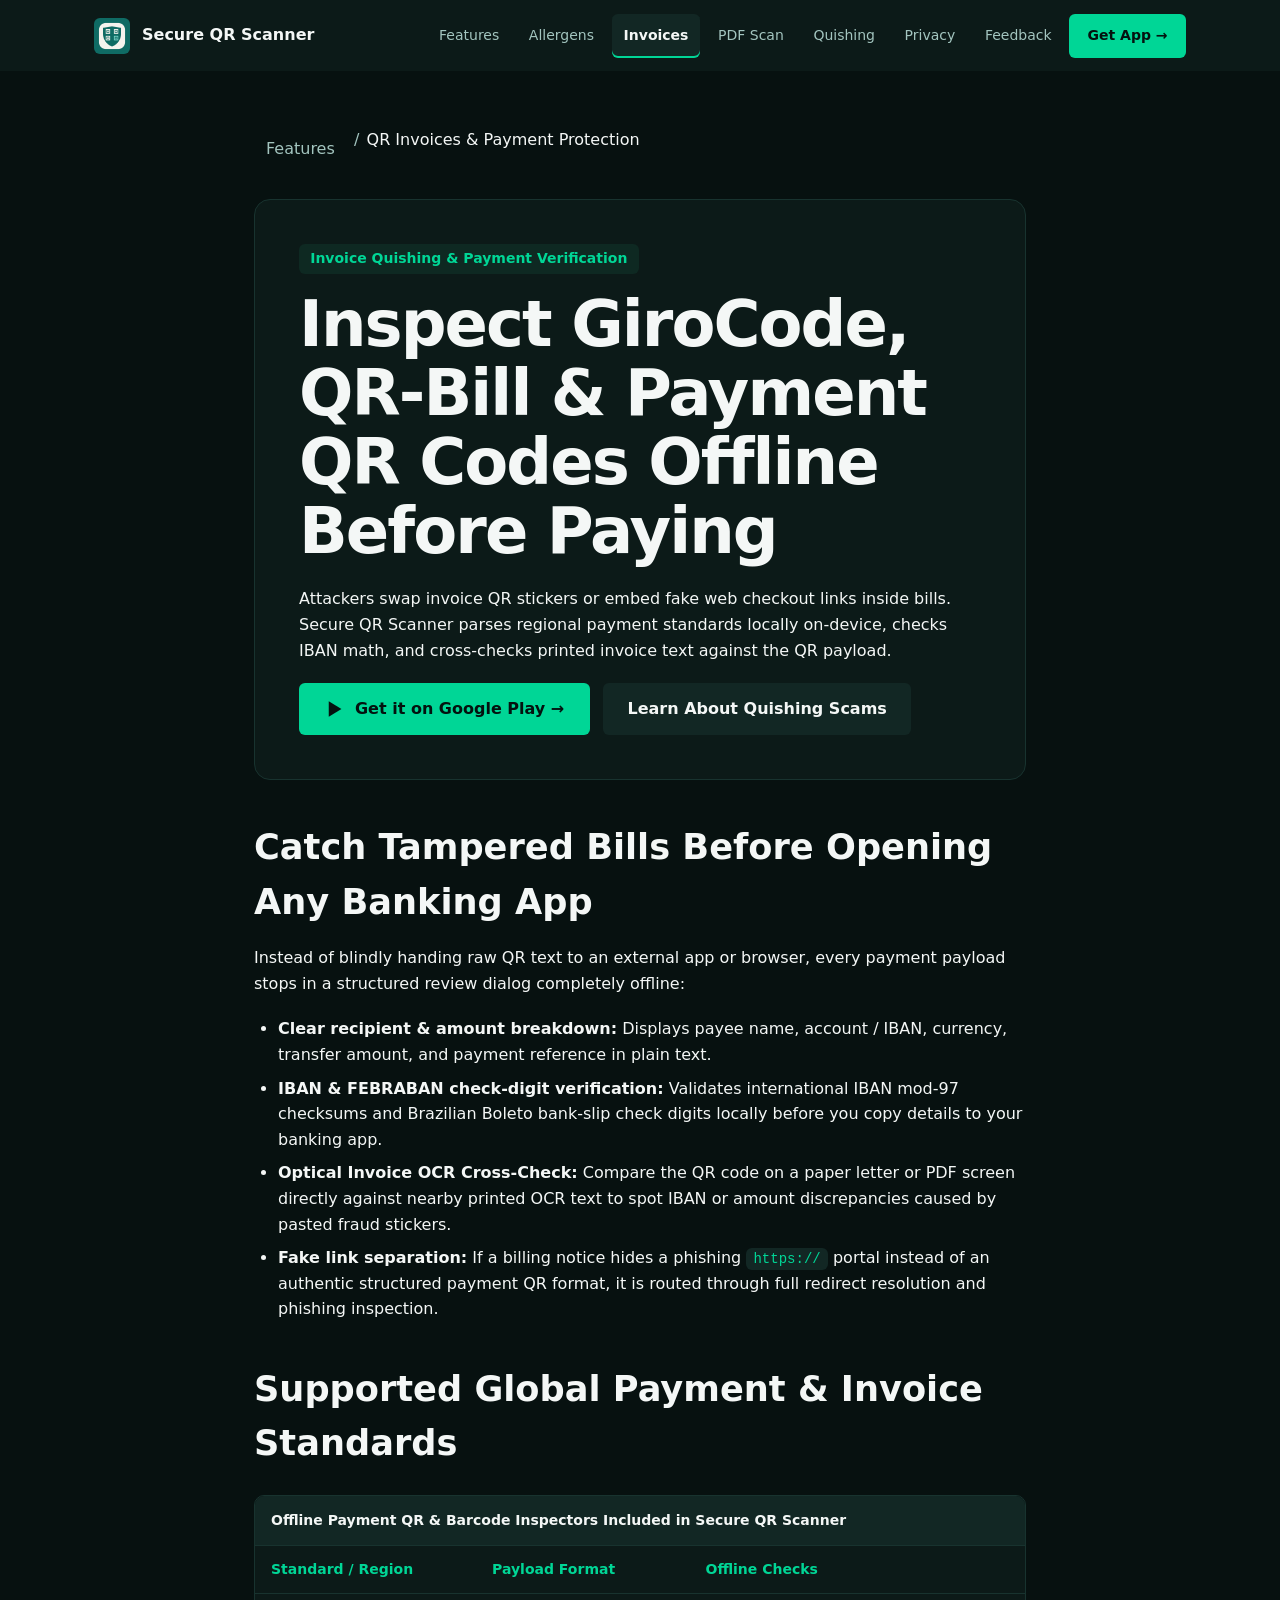
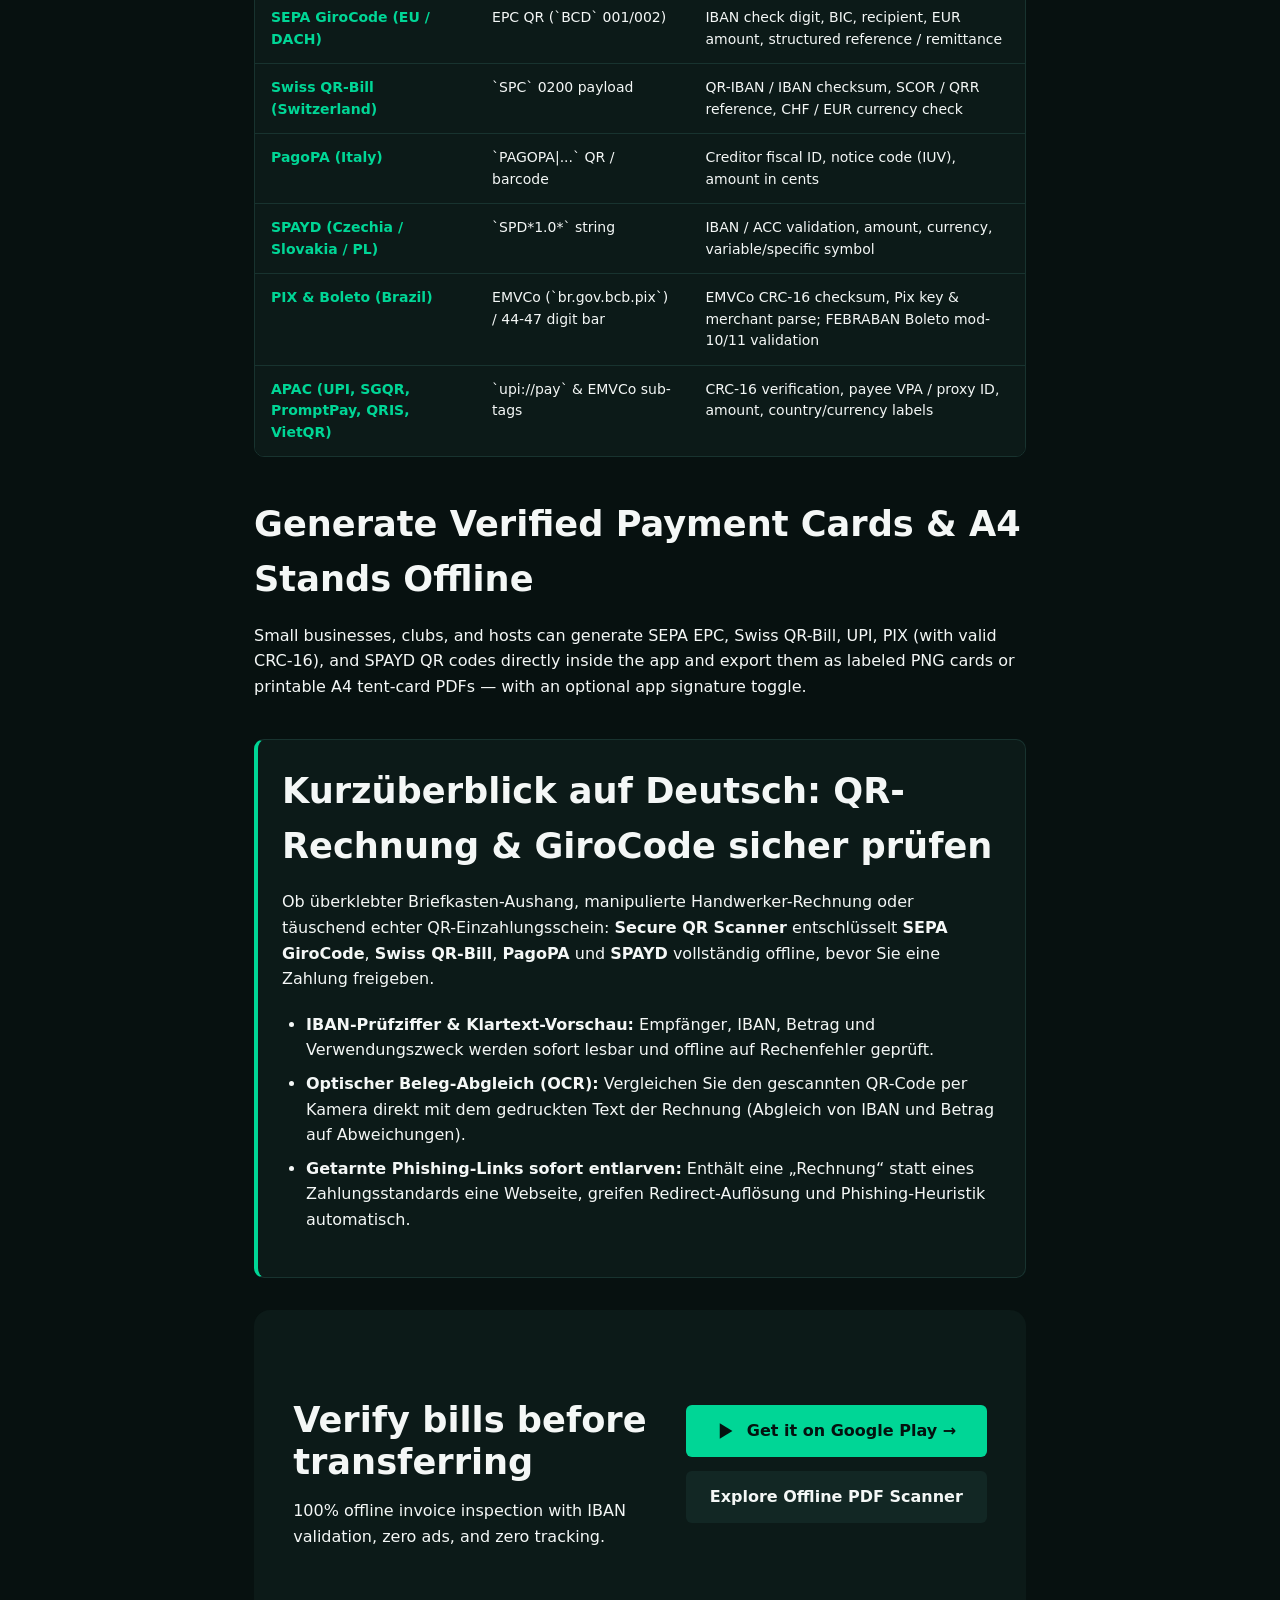
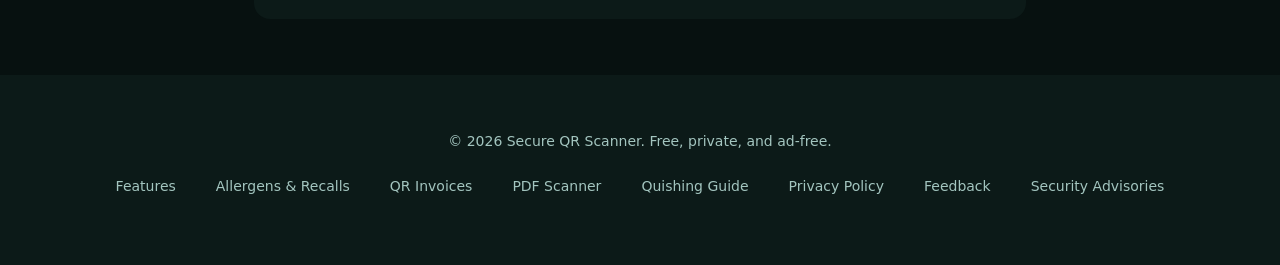
<file: invoice.html>
<!DOCTYPE html>
<html lang="en">
<head>
  <meta charset="utf-8">
  <meta name="viewport" content="width=device-width, initial-scale=1.0">
  <title>Verify QR Invoices, GiroCode &amp; Swiss QR-Bill Safely | Secure QR Scanner</title>
  <meta name="description" content="Inspect SEPA GiroCode, Swiss QR-Bill, PagoPA, SPAYD, PIX, and UPI payment QR codes offline with IBAN check-digit verification and optical paper invoice OCR cross-checking.">
  <link rel="canonical" href="https://steee001.github.io/secure-qr-scanner-website/invoice.html">
  <meta property="og:type" content="website">
  <meta property="og:site_name" content="Secure QR Scanner">
  <meta property="og:title" content="Verify QR Invoices, GiroCode &amp; Swiss QR-Bill Safely | Secure QR Scanner">
  <meta property="og:description" content="Protect against tampered payment QR codes: decode recipient, IBAN checksum, amount, and cross-check against printed invoice totals before paying.">
  <meta property="og:url" content="https://steee001.github.io/secure-qr-scanner-website/invoice.html">
  <meta property="og:image" content="https://steee001.github.io/secure-qr-scanner-website/preview.png">
  <meta property="og:locale" content="en_US">
  <meta property="og:locale:alternate" content="de_DE">
  <meta name="twitter:card" content="summary_large_image">
  <link rel="stylesheet" href="styles.css">
  <script type="application/ld+json">
    {
      "@context": "https://schema.org",
      "@type": "SoftwareApplication",
      "name": "Secure QR Scanner",
      "operatingSystem": "Android 7.0+",
      "applicationCategory": "FinanceApplication",
      "isAccessibleForFree": true,
      "offers": {
        "@type": "Offer",
        "price": "0",
        "priceCurrency": "EUR"
      },
      "url": "https://steee001.github.io/secure-qr-scanner-website/invoice.html",
      "downloadUrl": "https://play.google.com/store/apps/details?id=com.steee001.secureqrscanner",
      "image": "https://steee001.github.io/secure-qr-scanner-website/preview.png",
      "description": "Offline QR payment inspector for SEPA GiroCode, Swiss QR-Bill, PagoPA, SPAYD, PIX, Boleto, and UPI with IBAN check-digit validation and optical receipt OCR verification."
    }
  </script>
</head>
<body>
  <header>
    <a href="#main-content" class="skip-link visually-hidden">Skip to main content</a>
    <div class="nav-container">
      <a href="index.html" class="logo">
        <img src="icon.png" alt="" width="36" height="36">
        <span>Secure QR Scanner</span>
      </a>
      <nav aria-label="Primary">
        <ul>
          <li><a href="index.html">Features</a></li>
          <li><a href="allergen.html">Allergens</a></li>
          <li><a href="invoice.html" aria-current="page">Invoices</a></li>
          <li><a href="pdf-scanner.html">PDF Scan</a></li>
          <li><a href="quishing.html">Quishing</a></li>
          <li><a href="privacy.html">Privacy</a></li>
          <li><a href="feedback.html">Feedback</a></li>
          <li><a href="https://play.google.com/store/apps/details?id=com.steee001.secureqrscanner" class="nav-cta" target="_blank" rel="noopener">Get App &rarr;</a></li>
        </ul>
      </nav>
    </div>
  </header>

  <main id="main-content" tabindex="-1" class="prose">
    <nav class="breadcrumbs" aria-label="Breadcrumb">
      <ol>
        <li><a href="index.html">Features</a></li>
        <li aria-current="page">QR Invoices &amp; Payment Protection</li>
      </ol>
    </nav>

    <section class="topic-hero">
      <span class="topic-kicker">Invoice Quishing &amp; Payment Verification</span>
      <h1>Inspect GiroCode, QR-Bill &amp; Payment QR Codes Offline Before Paying</h1>
      <p class="topic-lead">
        Attackers swap invoice QR stickers or embed fake web checkout links inside bills. Secure QR Scanner parses regional payment standards locally on-device, checks IBAN math, and cross-checks printed invoice text against the QR payload.
      </p>
      <div class="play-badge-row">
        <a href="https://play.google.com/store/apps/details?id=com.steee001.secureqrscanner" class="btn-cyber" target="_blank" rel="noopener">
          <svg viewBox="0 0 24 24" width="20" height="20" fill="currentColor" aria-hidden="true"><path d="M4.5 2.75 19.75 12 4.5 21.25V2.75Z"/></svg>
          <span>Get it on Google Play &rarr;</span>
        </a>
        <a href="quishing.html" class="btn-secondary">Learn About Quishing Scams</a>
      </div>
    </section>

    <h2>Catch Tampered Bills Before Opening Any Banking App</h2>
    <p>
      Instead of blindly handing raw QR text to an external app or browser, every payment payload stops in a structured review dialog completely offline:
    </p>
    <ul>
      <li><strong>Clear recipient &amp; amount breakdown:</strong> Displays payee name, account / IBAN, currency, transfer amount, and payment reference in plain text.</li>
      <li><strong>IBAN &amp; FEBRABAN check-digit verification:</strong> Validates international IBAN mod-97 checksums and Brazilian Boleto bank-slip check digits locally before you copy details to your banking app.</li>
      <li><strong>Optical Invoice OCR Cross-Check:</strong> Compare the QR code on a paper letter or PDF screen directly against nearby printed OCR text to spot IBAN or amount discrepancies caused by pasted fraud stickers.</li>
      <li><strong>Fake link separation:</strong> If a billing notice hides a phishing <code>https://</code> portal instead of an authentic structured payment QR format, it is routed through full redirect resolution and phishing inspection.</li>
    </ul>

    <h2>Supported Global Payment &amp; Invoice Standards</h2>
    <div class="data-table-wrap">
      <table class="data-table">
        <caption>Offline Payment QR &amp; Barcode Inspectors Included in Secure QR Scanner</caption>
        <thead>
          <tr>
            <th scope="col">Standard / Region</th>
            <th scope="col">Payload Format</th>
            <th scope="col">Offline Checks</th>
          </tr>
        </thead>
        <tbody>
          <tr>
            <th scope="row">SEPA GiroCode (EU / DACH)</th>
            <td>EPC QR (`BCD` 001/002)</td>
            <td>IBAN check digit, BIC, recipient, EUR amount, structured reference / remittance</td>
          </tr>
          <tr>
            <th scope="row">Swiss QR-Bill (Switzerland)</th>
            <td>`SPC` 0200 payload</td>
            <td>QR-IBAN / IBAN checksum, SCOR / QRR reference, CHF / EUR currency check</td>
          </tr>
          <tr>
            <th scope="row">PagoPA (Italy)</th>
            <td>`PAGOPA|...` QR / barcode</td>
            <td>Creditor fiscal ID, notice code (IUV), amount in cents</td>
          </tr>
          <tr>
            <th scope="row">SPAYD (Czechia / Slovakia / PL)</th>
            <td>`SPD*1.0*` string</td>
            <td>IBAN / ACC validation, amount, currency, variable/specific symbol</td>
          </tr>
          <tr>
            <th scope="row">PIX &amp; Boleto (Brazil)</th>
            <td>EMVCo (`br.gov.bcb.pix`) / 44-47 digit bar</td>
            <td>EMVCo CRC-16 checksum, Pix key &amp; merchant parse; FEBRABAN Boleto mod-10/11 validation</td>
          </tr>
          <tr>
            <th scope="row">APAC (UPI, SGQR, PromptPay, QRIS, VietQR)</th>
            <td>`upi://pay` &amp; EMVCo sub-tags</td>
            <td>CRC-16 verification, payee VPA / proxy ID, amount, country/currency labels</td>
          </tr>
        </tbody>
      </table>
    </div>

    <h2>Generate Verified Payment Cards &amp; A4 Stands Offline</h2>
    <p>
      Small businesses, clubs, and hosts can generate SEPA EPC, Swiss QR-Bill, UPI, PIX (with valid CRC-16), and SPAYD QR codes directly inside the app and export them as labeled PNG cards or printable A4 tent-card PDFs &mdash; with an optional app signature toggle.
    </p>

    <section class="de-summary" lang="de" aria-labelledby="de-heading">
      <h2 id="de-heading">Kurzüberblick auf Deutsch: QR-Rechnung &amp; GiroCode sicher prüfen</h2>
      <p>
        Ob überklebter Briefkasten-Aushang, manipulierte Handwerker-Rechnung oder täuschend echter QR-Einzahlungsschein: <strong>Secure QR Scanner</strong> entschlüsselt <strong>SEPA GiroCode</strong>, <strong>Swiss QR-Bill</strong>, <strong>PagoPA</strong> und <strong>SPAYD</strong> vollständig offline, bevor Sie eine Zahlung freigeben.
      </p>
      <ul>
        <li><strong>IBAN-Prüfziffer &amp; Klartext-Vorschau:</strong> Empfänger, IBAN, Betrag und Verwendungszweck werden sofort lesbar und offline auf Rechenfehler geprüft.</li>
        <li><strong>Optischer Beleg-Abgleich (OCR):</strong> Vergleichen Sie den gescannten QR-Code per Kamera direkt mit dem gedruckten Text der Rechnung (Abgleich von IBAN und Betrag auf Abweichungen).</li>
        <li><strong>Getarnte Phishing-Links sofort entlarven:</strong> Enthält eine „Rechnung“ statt eines Zahlungsstandards eine Webseite, greifen Redirect-Auflösung und Phishing-Heuristik automatisch.</li>
      </ul>
    </section>

    <div class="cta-banner">
      <div class="cta-banner-content">
        <h2>Verify bills before transferring</h2>
        <p>100% offline invoice inspection with IBAN validation, zero ads, and zero tracking.</p>
      </div>
      <div class="cta-banner-actions">
        <a href="https://play.google.com/store/apps/details?id=com.steee001.secureqrscanner" class="btn-cyber" target="_blank" rel="noopener">
          <svg viewBox="0 0 24 24" width="20" height="20" fill="currentColor" aria-hidden="true"><path d="M4.5 2.75 19.75 12 4.5 21.25V2.75Z"/></svg>
          <span>Get it on Google Play &rarr;</span>
        </a>
        <a href="pdf-scanner.html" class="btn-secondary">Explore Offline PDF Scanner</a>
      </div>
    </div>
  </main>

  <footer>
    <p>&copy; 2026 Secure QR Scanner. Free, private, and ad-free.</p>
    <div class="footer-links">
      <a href="index.html">Features</a>
      <a href="allergen.html">Allergens &amp; Recalls</a>
      <a href="invoice.html">QR Invoices</a>
      <a href="pdf-scanner.html">PDF Scanner</a>
      <a href="quishing.html">Quishing Guide</a>
      <a href="privacy.html">Privacy Policy</a>
      <a href="feedback.html">Feedback</a>
      <a href="https://github.com/Steee001/secure-qr-scanner-website/security/advisories/new" target="_blank" rel="noopener">Security Advisories</a>
    </div>
  </footer>
</body>
</html>
</file>
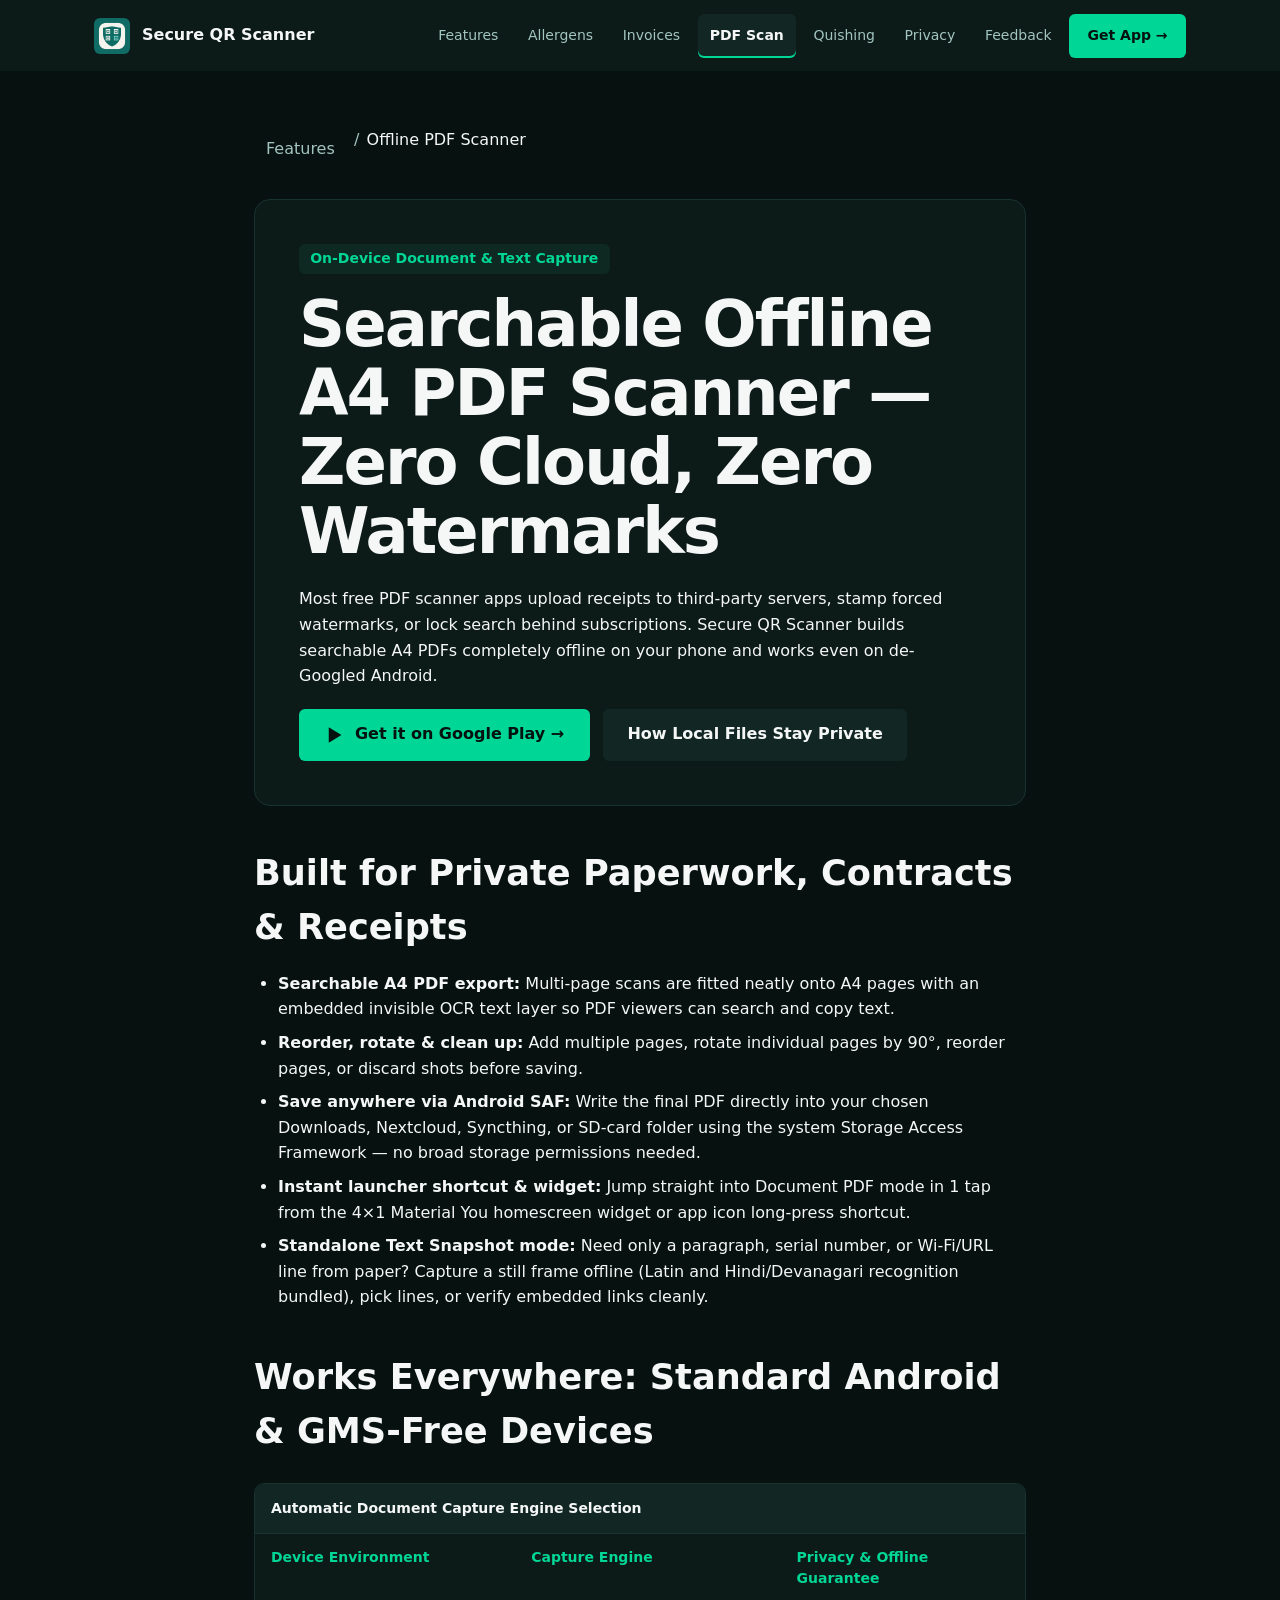
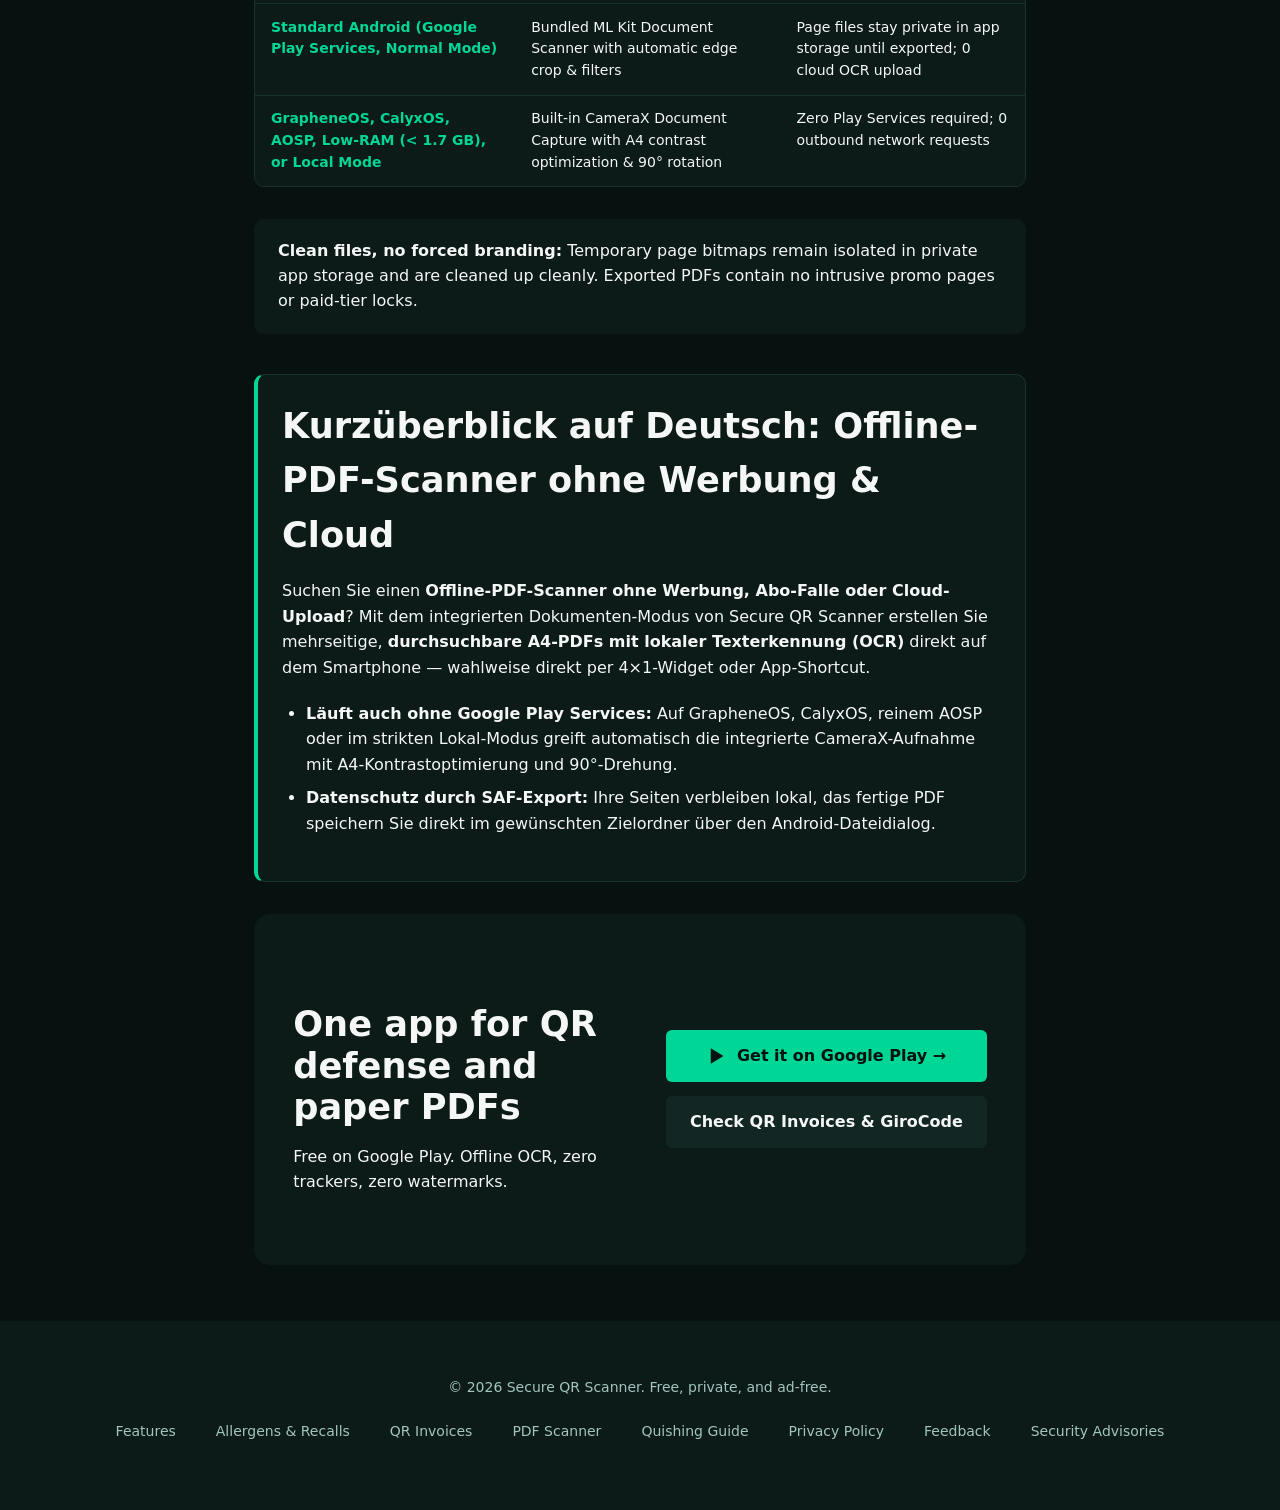
<file: pdf-scanner.html>
<!DOCTYPE html>
<html lang="en">
<head>
  <meta charset="utf-8">
  <meta name="viewport" content="width=device-width, initial-scale=1.0">
  <title>Offline Searchable A4 PDF Document Scanner for Android | Secure QR Scanner</title>
  <meta name="description" content="Scan multi-page paper documents to searchable A4 PDFs offline on Android. On-device OCR, zero watermarks or ads, and built-in CameraX fallback for GrapheneOS and AOSP devices.">
  <link rel="canonical" href="https://steee001.github.io/secure-qr-scanner-website/pdf-scanner.html">
  <meta property="og:type" content="website">
  <meta property="og:site_name" content="Secure QR Scanner">
  <meta property="og:title" content="Offline Searchable A4 PDF Document Scanner for Android | Secure QR Scanner">
  <meta property="og:description" content="Create crisp, searchable multi-page A4 PDFs directly on your phone with on-device OCR, SAF export, and full support for de-Googled Android / Local Mode.">
  <meta property="og:url" content="https://steee001.github.io/secure-qr-scanner-website/pdf-scanner.html">
  <meta property="og:image" content="https://steee001.github.io/secure-qr-scanner-website/preview.png">
  <meta property="og:locale" content="en_US">
  <meta property="og:locale:alternate" content="de_DE">
  <meta name="twitter:card" content="summary_large_image">
  <link rel="stylesheet" href="styles.css">
  <script type="application/ld+json">
    {
      "@context": "https://schema.org",
      "@type": "SoftwareApplication",
      "name": "Secure QR Scanner",
      "operatingSystem": "Android 7.0+",
      "applicationCategory": "UtilitiesApplication",
      "isAccessibleForFree": true,
      "offers": {
        "@type": "Offer",
        "price": "0",
        "priceCurrency": "EUR"
      },
      "url": "https://steee001.github.io/secure-qr-scanner-website/pdf-scanner.html",
      "downloadUrl": "https://play.google.com/store/apps/details?id=com.steee001.secureqrscanner",
      "image": "https://steee001.github.io/secure-qr-scanner-website/preview.png",
      "description": "Offline multi-page A4 searchable PDF document scanner with on-device OCR, SAF folder export, Material You widget shortcut, and GMS-free CameraX capture."
    }
  </script>
</head>
<body>
  <header>
    <a href="#main-content" class="skip-link visually-hidden">Skip to main content</a>
    <div class="nav-container">
      <a href="index.html" class="logo">
        <img src="icon.png" alt="" width="36" height="36">
        <span>Secure QR Scanner</span>
      </a>
      <nav aria-label="Primary">
        <ul>
          <li><a href="index.html">Features</a></li>
          <li><a href="allergen.html">Allergens</a></li>
          <li><a href="invoice.html">Invoices</a></li>
          <li><a href="pdf-scanner.html" aria-current="page">PDF Scan</a></li>
          <li><a href="quishing.html">Quishing</a></li>
          <li><a href="privacy.html">Privacy</a></li>
          <li><a href="feedback.html">Feedback</a></li>
          <li><a href="https://play.google.com/store/apps/details?id=com.steee001.secureqrscanner" class="nav-cta" target="_blank" rel="noopener">Get App &rarr;</a></li>
        </ul>
      </nav>
    </div>
  </header>

  <main id="main-content" tabindex="-1" class="prose">
    <nav class="breadcrumbs" aria-label="Breadcrumb">
      <ol>
        <li><a href="index.html">Features</a></li>
        <li aria-current="page">Offline PDF Scanner</li>
      </ol>
    </nav>

    <section class="topic-hero">
      <span class="topic-kicker">On-Device Document &amp; Text Capture</span>
      <h1>Searchable Offline A4 PDF Scanner &mdash; Zero Cloud, Zero Watermarks</h1>
      <p class="topic-lead">
        Most free PDF scanner apps upload receipts to third-party servers, stamp forced watermarks, or lock search behind subscriptions. Secure QR Scanner builds searchable A4 PDFs completely offline on your phone and works even on de-Googled Android.
      </p>
      <div class="play-badge-row">
        <a href="https://play.google.com/store/apps/details?id=com.steee001.secureqrscanner" class="btn-cyber" target="_blank" rel="noopener">
          <svg viewBox="0 0 24 24" width="20" height="20" fill="currentColor" aria-hidden="true"><path d="M4.5 2.75 19.75 12 4.5 21.25V2.75Z"/></svg>
          <span>Get it on Google Play &rarr;</span>
        </a>
        <a href="privacy.html" class="btn-secondary">How Local Files Stay Private</a>
      </div>
    </section>

    <h2>Built for Private Paperwork, Contracts &amp; Receipts</h2>
    <ul>
      <li><strong>Searchable A4 PDF export:</strong> Multi-page scans are fitted neatly onto A4 pages with an embedded invisible OCR text layer so PDF viewers can search and copy text.</li>
      <li><strong>Reorder, rotate &amp; clean up:</strong> Add multiple pages, rotate individual pages by 90&deg;, reorder pages, or discard shots before saving.</li>
      <li><strong>Save anywhere via Android SAF:</strong> Write the final PDF directly into your chosen Downloads, Nextcloud, Syncthing, or SD-card folder using the system Storage Access Framework &mdash; no broad storage permissions needed.</li>
      <li><strong>Instant launcher shortcut &amp; widget:</strong> Jump straight into Document PDF mode in 1 tap from the 4&times;1 Material You homescreen widget or app icon long-press shortcut.</li>
      <li><strong>Standalone Text Snapshot mode:</strong> Need only a paragraph, serial number, or Wi-Fi/URL line from paper? Capture a still frame offline (Latin and Hindi/Devanagari recognition bundled), pick lines, or verify embedded links cleanly.</li>
    </ul>

    <h2>Works Everywhere: Standard Android &amp; GMS-Free Devices</h2>
    <div class="data-table-wrap">
      <table class="data-table">
        <caption>Automatic Document Capture Engine Selection</caption>
        <thead>
          <tr>
            <th scope="col">Device Environment</th>
            <th scope="col">Capture Engine</th>
            <th scope="col">Privacy &amp; Offline Guarantee</th>
          </tr>
        </thead>
        <tbody>
          <tr>
            <th scope="row">Standard Android (Google Play Services, Normal Mode)</th>
            <td>Bundled ML Kit Document Scanner with automatic edge crop &amp; filters</td>
            <td>Page files stay private in app storage until exported; 0 cloud OCR upload</td>
          </tr>
          <tr>
            <th scope="row">GrapheneOS, CalyxOS, AOSP, Low-RAM (&lt; 1.7 GB), or Local Mode</th>
            <td>Built-in CameraX Document Capture with A4 contrast optimization &amp; 90&deg; rotation</td>
            <td>Zero Play Services required; 0 outbound network requests</td>
          </tr>
        </tbody>
      </table>
    </div>

    <div class="callout-box">
      <strong>Clean files, no forced branding:</strong> Temporary page bitmaps remain isolated in private app storage and are cleaned up cleanly. Exported PDFs contain no intrusive promo pages or paid-tier locks.
    </div>

    <section class="de-summary" lang="de" aria-labelledby="de-heading">
      <h2 id="de-heading">Kurzüberblick auf Deutsch: Offline-PDF-Scanner ohne Werbung &amp; Cloud</h2>
      <p>
        Suchen Sie einen <strong>Offline-PDF-Scanner ohne Werbung, Abo-Falle oder Cloud-Upload</strong>? Mit dem integrierten Dokumenten-Modus von Secure QR Scanner erstellen Sie mehrseitige, <strong>durchsuchbare A4-PDFs mit lokaler Texterkennung (OCR)</strong> direkt auf dem Smartphone &mdash; wahlweise direkt per 4&times;1-Widget oder App-Shortcut.
      </p>
      <ul>
        <li><strong>Läuft auch ohne Google Play Services:</strong> Auf GrapheneOS, CalyxOS, reinem AOSP oder im strikten Lokal-Modus greift automatisch die integrierte CameraX-Aufnahme mit A4-Kontrastoptimierung und 90&deg;-Drehung.</li>
        <li><strong>Datenschutz durch SAF-Export:</strong> Ihre Seiten verbleiben lokal, das fertige PDF speichern Sie direkt im gewünschten Zielordner über den Android-Dateidialog.</li>
      </ul>
    </section>

    <div class="cta-banner">
      <div class="cta-banner-content">
        <h2>One app for QR defense and paper PDFs</h2>
        <p>Free on Google Play. Offline OCR, zero trackers, zero watermarks.</p>
      </div>
      <div class="cta-banner-actions">
        <a href="https://play.google.com/store/apps/details?id=com.steee001.secureqrscanner" class="btn-cyber" target="_blank" rel="noopener">
          <svg viewBox="0 0 24 24" width="20" height="20" fill="currentColor" aria-hidden="true"><path d="M4.5 2.75 19.75 12 4.5 21.25V2.75Z"/></svg>
          <span>Get it on Google Play &rarr;</span>
        </a>
        <a href="invoice.html" class="btn-secondary">Check QR Invoices &amp; GiroCode</a>
      </div>
    </div>
  </main>

  <footer>
    <p>&copy; 2026 Secure QR Scanner. Free, private, and ad-free.</p>
    <div class="footer-links">
      <a href="index.html">Features</a>
      <a href="allergen.html">Allergens &amp; Recalls</a>
      <a href="invoice.html">QR Invoices</a>
      <a href="pdf-scanner.html">PDF Scanner</a>
      <a href="quishing.html">Quishing Guide</a>
      <a href="privacy.html">Privacy Policy</a>
      <a href="feedback.html">Feedback</a>
      <a href="https://github.com/Steee001/secure-qr-scanner-website/security/advisories/new" target="_blank" rel="noopener">Security Advisories</a>
    </div>
  </footer>
</body>
</html>
</file>
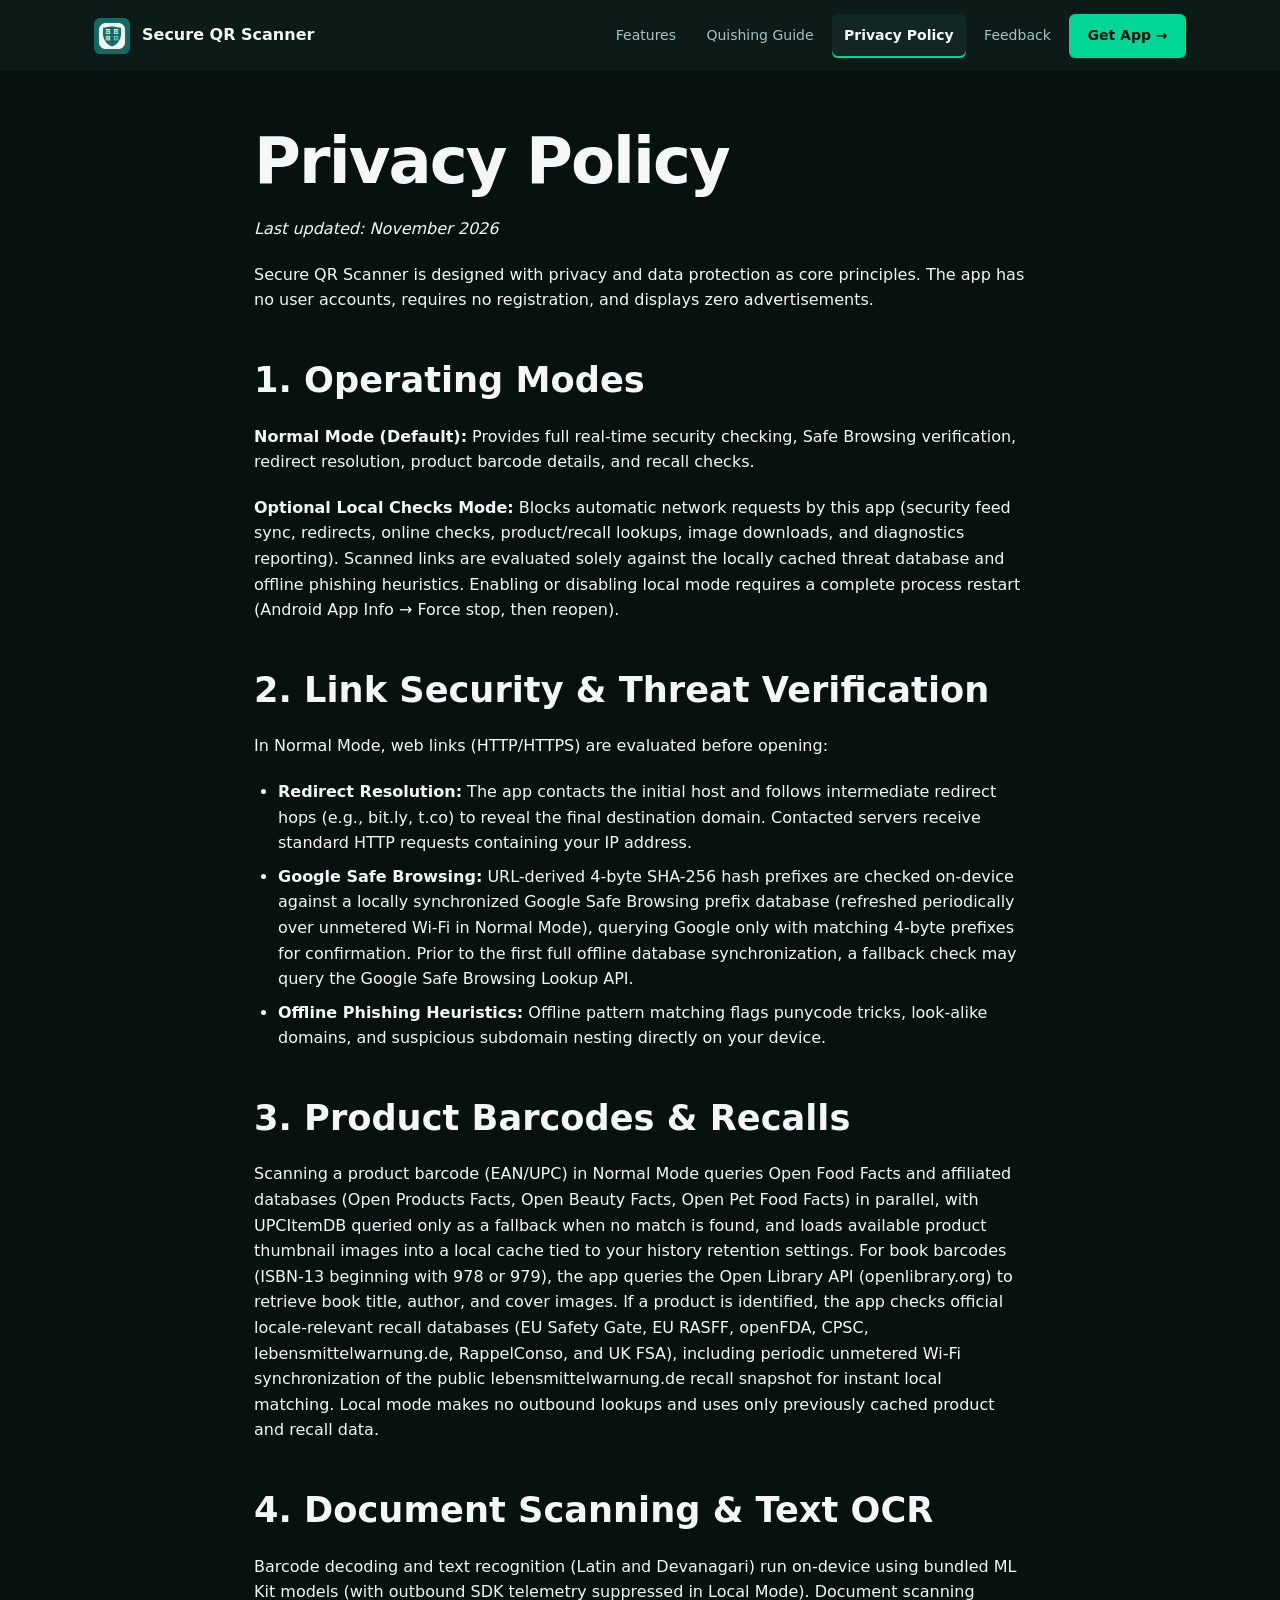
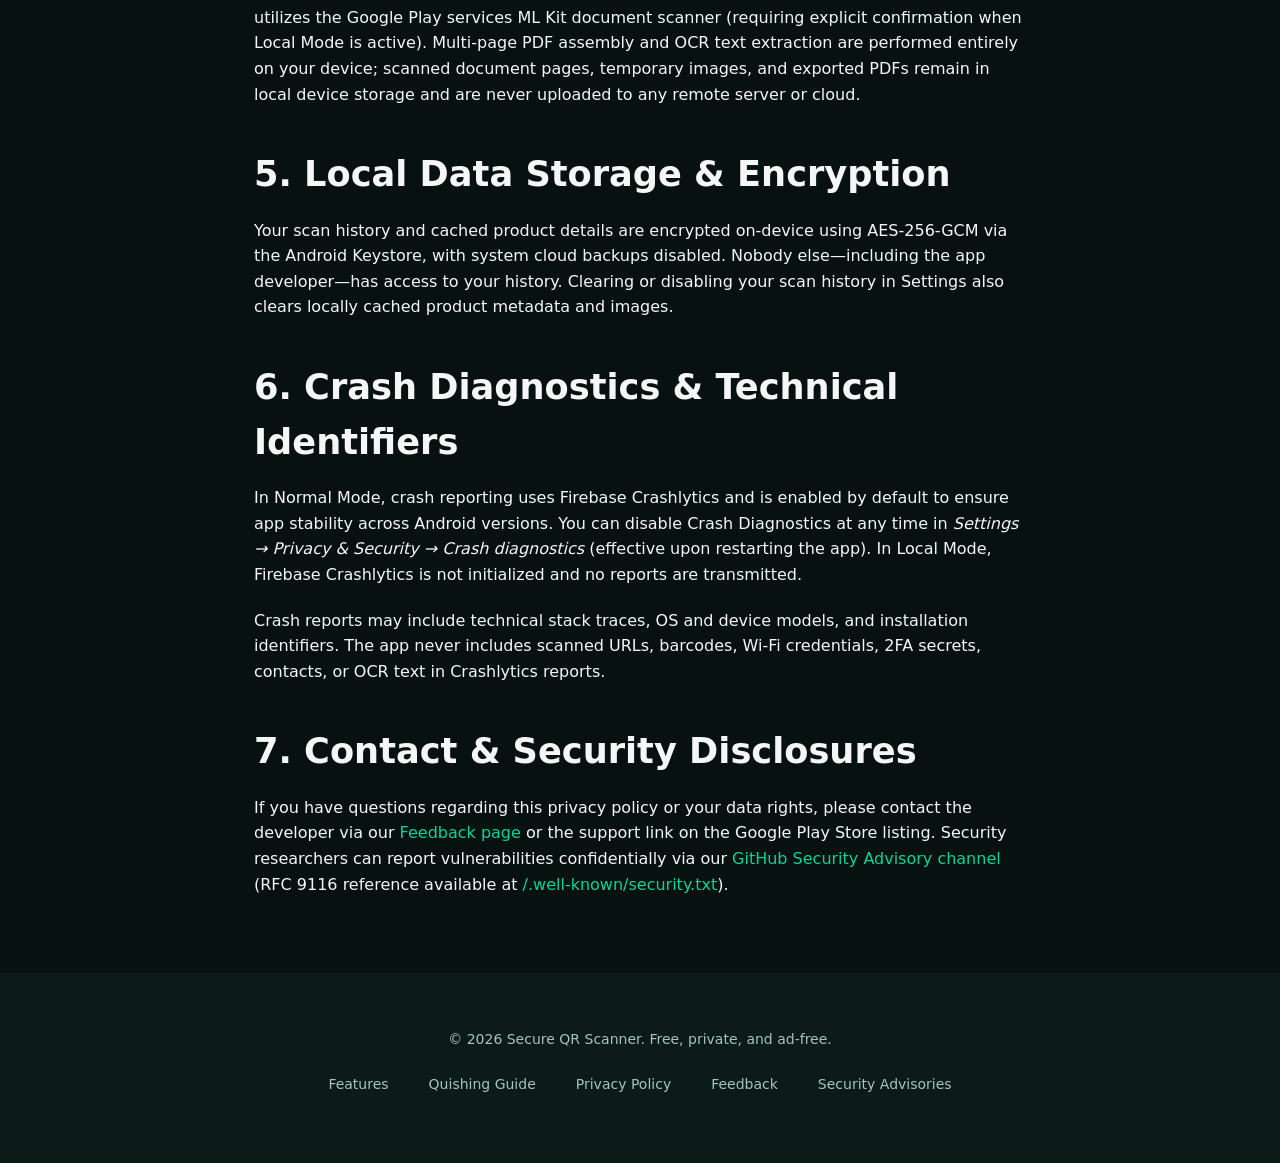
<file: privacy.html>
<!DOCTYPE html>
<html lang="en">
<head>
  <meta charset="utf-8">
  <meta name="viewport" content="width=device-width, initial-scale=1">
  <title>Privacy Policy | Secure QR Scanner</title>
  <meta name="description" content="Privacy policy for Secure QR Scanner. Zero tracking, local encryption via Android Keystore, optional offline checking, and no advertisements.">
  <link rel="preconnect" href="https://fonts.googleapis.com">
  <link rel="preconnect" href="https://fonts.gstatic.com" crossorigin>
  <link href="https://fonts.googleapis.com/css2?family=Bricolage+Grotesque:opsz,wght@12..96,400;12..96,600;12..96,700;12..96,800&display=swap" rel="stylesheet">
  <link rel="stylesheet" href="styles.css">
</head>
<body>
  <header>
    <div class="nav-container">
      <a href="index.html" class="logo">
        <img src="icon.png" alt="Secure QR Scanner Logo" width="36" height="36">
        <span>Secure QR Scanner</span>
      </a>
      <nav>
        <a href="index.html">Features</a>
        <a href="quishing.html">Quishing Guide</a>
        <a href="privacy.html" class="active">Privacy Policy</a>
        <a href="feedback.html">Feedback</a>
        <a href="https://play.google.com/store/apps/details?id=com.steee001.secureqrscanner" class="nav-cta" target="_blank" rel="noopener">Get App &rarr;</a>
      </nav>
    </div>
  </header>

  <main class="prose">
    <h1>Privacy Policy</h1>
    <p><em>Last updated: November 2026</em></p>

    <p>
      Secure QR Scanner is designed with privacy and data protection as core principles.
      The app has no user accounts, requires no registration, and displays zero advertisements.
    </p>

    <h2>1. Operating Modes</h2>
    <p>
      <strong>Normal Mode (Default):</strong> Provides full real-time security checking, Safe Browsing verification, redirect resolution, product barcode details, and recall checks.
    </p>
    <p>
      <strong>Optional Local Checks Mode:</strong> Blocks automatic network requests by this app (security feed sync, redirects, online checks, product/recall lookups, image downloads, and diagnostics reporting). Scanned links are evaluated solely against the locally cached threat database and offline phishing heuristics. Enabling or disabling local mode requires a complete process restart (Android App Info &rarr; Force stop, then reopen).
    </p>

    <h2>2. Link Security & Threat Verification</h2>
    <p>
      In Normal Mode, web links (HTTP/HTTPS) are evaluated before opening:
    </p>
    <ul>
      <li><strong>Redirect Resolution:</strong> The app contacts the initial host and follows intermediate redirect hops (e.g., bit.ly, t.co) to reveal the final destination domain. Contacted servers receive standard HTTP requests containing your IP address.</li>
      <li><strong>Google Safe Browsing:</strong> URL-derived 4-byte SHA-256 hash prefixes are checked on-device against a locally synchronized Google Safe Browsing prefix database (refreshed periodically over unmetered Wi-Fi in Normal Mode), querying Google only with matching 4-byte prefixes for confirmation. Prior to the first full offline database synchronization, a fallback check may query the Google Safe Browsing Lookup API.</li>
      <li><strong>Offline Phishing Heuristics:</strong> Offline pattern matching flags punycode tricks, look-alike domains, and suspicious subdomain nesting directly on your device.</li>
    </ul>

    <h2>3. Product Barcodes & Recalls</h2>
    <p>
      Scanning a product barcode (EAN/UPC) in Normal Mode queries Open Food Facts and affiliated databases (Open Products Facts, Open Beauty Facts, Open Pet Food Facts) in parallel, with UPCItemDB queried only as a fallback when no match is found, and loads available product thumbnail images into a local cache tied to your history retention settings. For book barcodes (ISBN-13 beginning with 978 or 979), the app queries the Open Library API (openlibrary.org) to retrieve book title, author, and cover images. If a product is identified, the app checks official locale-relevant recall databases (EU Safety Gate, EU RASFF, openFDA, CPSC, lebensmittelwarnung.de, RappelConso, and UK FSA), including periodic unmetered Wi-Fi synchronization of the public lebensmittelwarnung.de recall snapshot for instant local matching. Local mode makes no outbound lookups and uses only previously cached product and recall data.
    </p>

    <h2>4. Document Scanning & Text OCR</h2>
    <p>
      Barcode decoding and text recognition (Latin and Devanagari) run on-device using bundled ML Kit models (with outbound SDK telemetry suppressed in Local Mode). Document scanning utilizes the Google Play services ML Kit document scanner (requiring explicit confirmation when Local Mode is active). Multi-page PDF assembly and OCR text extraction are performed entirely on your device; scanned document pages, temporary images, and exported PDFs remain in local device storage and are never uploaded to any remote server or cloud.
    </p>

    <h2>5. Local Data Storage & Encryption</h2>
    <p>
      Your scan history and cached product details are encrypted on-device using AES-256-GCM via the Android Keystore, with system cloud backups disabled.
      Nobody else—including the app developer—has access to your history. Clearing or disabling your scan history in Settings also clears locally cached product metadata and images.
    </p>

    <h2>6. Crash Diagnostics & Technical Identifiers</h2>
    <p>
      In Normal Mode, crash reporting uses Firebase Crashlytics and is enabled by default to ensure app stability across Android versions. You can disable Crash Diagnostics at any time in <em>Settings &rarr; Privacy & Security &rarr; Crash diagnostics</em> (effective upon restarting the app). In Local Mode, Firebase Crashlytics is not initialized and no reports are transmitted.
    </p>
    <p>
      Crash reports may include technical stack traces, OS and device models, and installation identifiers. The app never includes scanned URLs, barcodes, Wi-Fi credentials, 2FA secrets, contacts, or OCR text in Crashlytics reports.
    </p>

    <h2>7. Contact & Security Disclosures</h2>
    <p>
      If you have questions regarding this privacy policy or your data rights, please contact the developer via our <a href="feedback.html">Feedback page</a> or the support link on the Google Play Store listing. Security researchers can report vulnerabilities confidentially via our <a href="https://github.com/Steee001/secure-qr-scanner-website/security/advisories/new" target="_blank" rel="noopener">GitHub Security Advisory channel</a> (RFC 9116 reference available at <a href=".well-known/security.txt">/.well-known/security.txt</a>).
    </p>
  </main>

  <footer>
    <p>&copy; 2026 Secure QR Scanner. Free, private, and ad-free.</p>
    <div class="footer-links">
      <a href="index.html">Features</a>
      <a href="quishing.html">Quishing Guide</a>
      <a href="privacy.html" class="active">Privacy Policy</a>
      <a href="feedback.html">Feedback</a>
      <a href="https://github.com/Steee001/secure-qr-scanner-website/security/advisories/new" target="_blank" rel="noopener">Security Advisories</a>
    </div>
  </footer>
</body>
</html>
</file>
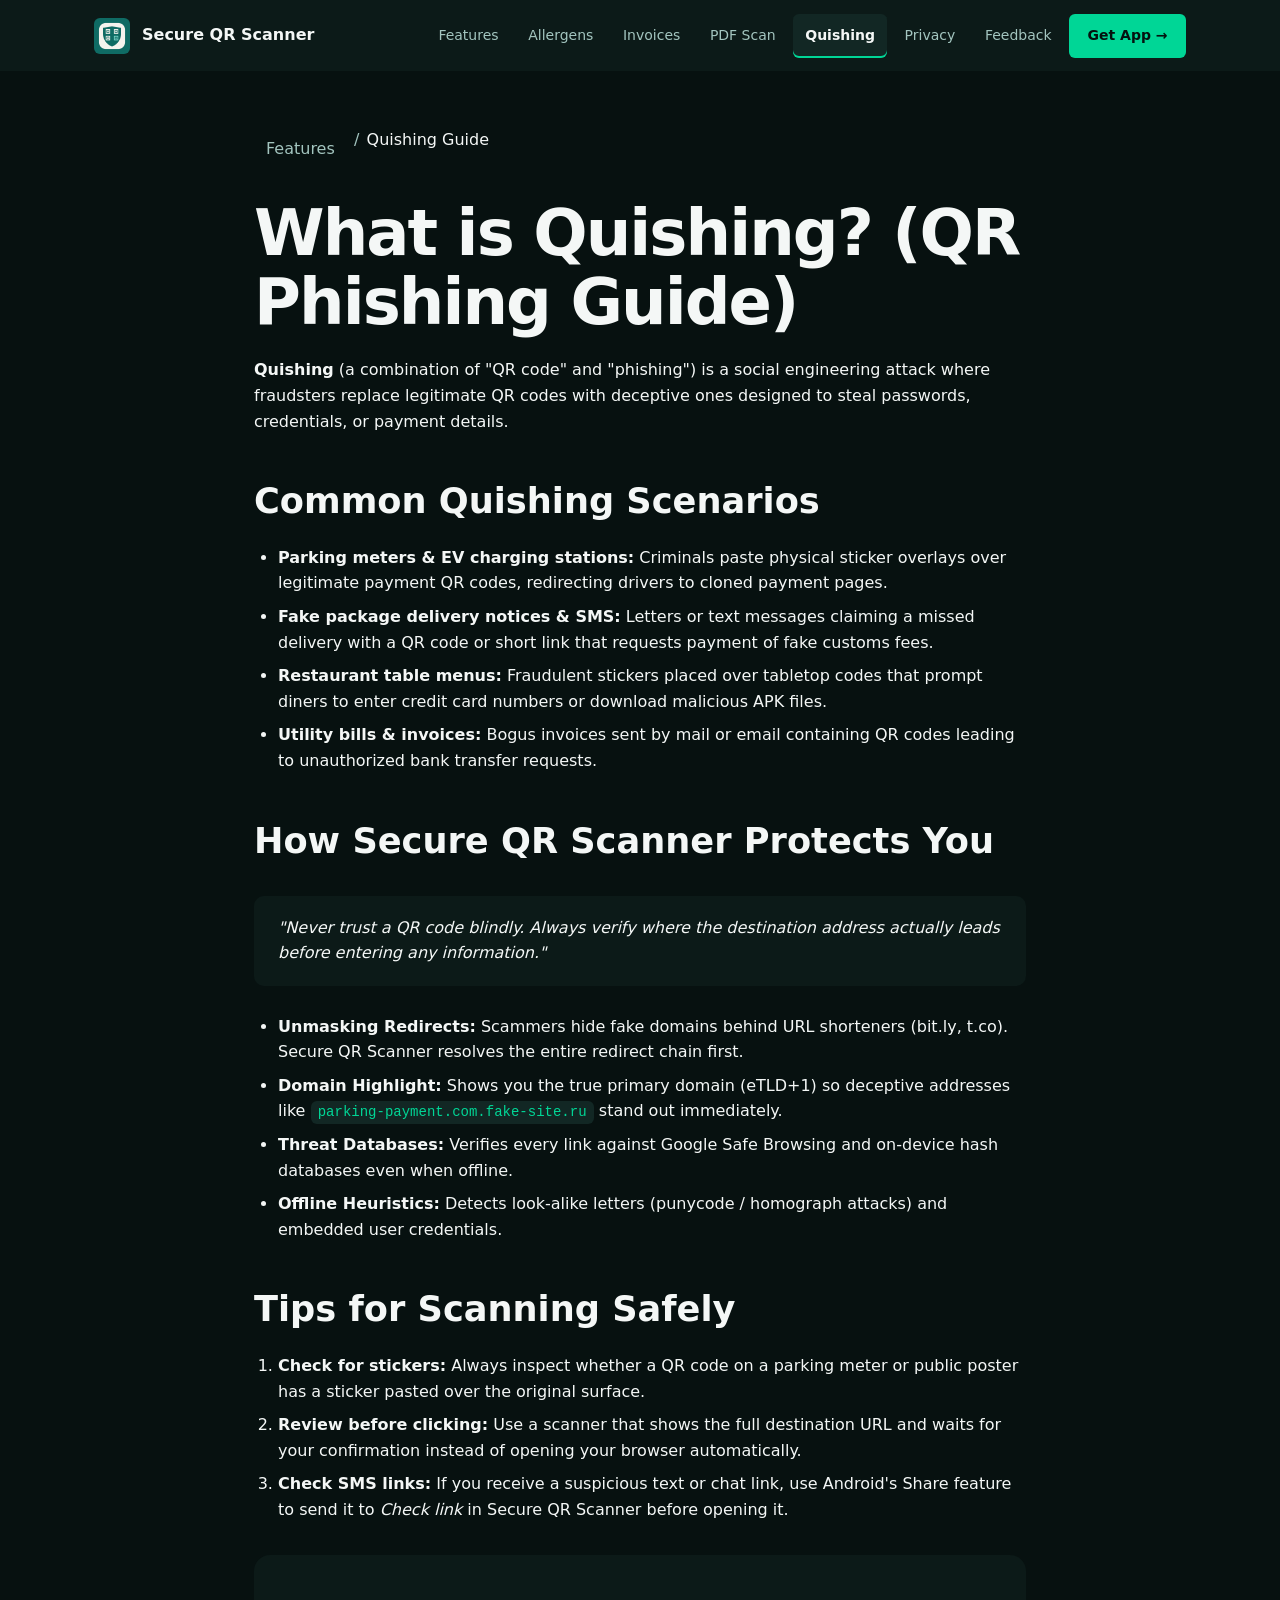
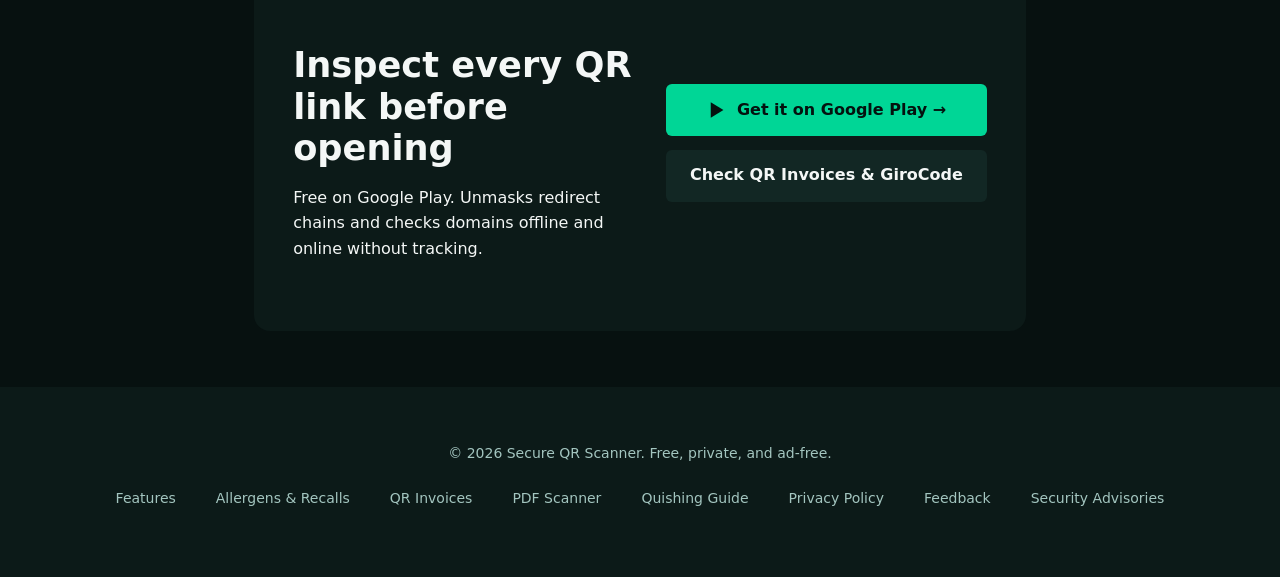
<file: quishing.html>
<!DOCTYPE html>
<html lang="en">
<head>
  <meta charset="utf-8">
  <meta name="viewport" content="width=device-width, initial-scale=1.0">
  <title>What is Quishing? How to Spot QR Code Scams | Secure QR Scanner</title>
  <meta name="description" content="Learn what quishing (QR code phishing) is, how scammers use fake stickers on parking meters, restaurants, and parcel deliveries, and how to protect yourself without tracking.">
  <link rel="canonical" href="https://steee001.github.io/secure-qr-scanner-website/quishing.html">
  <meta property="og:type" content="article">
  <meta property="og:site_name" content="Secure QR Scanner">
  <meta property="og:title" content="What is Quishing? How to Spot QR Code Scams | Secure QR Scanner">
  <meta property="og:description" content="Understand QR phishing overlays, hidden shortlink redirects, and offline domain inspection before opening a link.">
  <meta property="og:url" content="https://steee001.github.io/secure-qr-scanner-website/quishing.html">
  <meta property="og:image" content="https://steee001.github.io/secure-qr-scanner-website/preview.png">
  <meta name="twitter:card" content="summary_large_image">
  <link rel="stylesheet" href="styles.css">
  <script type="application/ld+json">
    {
      "@context": "https://schema.org",
      "@type": "SoftwareApplication",
      "name": "Secure QR Scanner",
      "operatingSystem": "Android 7.0+",
      "applicationCategory": "SecurityApplication",
      "isAccessibleForFree": true,
      "offers": {
        "@type": "Offer",
        "price": "0",
        "priceCurrency": "EUR"
      },
      "url": "https://steee001.github.io/secure-qr-scanner-website/quishing.html",
      "downloadUrl": "https://play.google.com/store/apps/details?id=com.steee001.secureqrscanner"
    }
  </script>
</head>
<body>
  <header>
    <a href="#main-content" class="skip-link visually-hidden">Skip to main content</a>
    <div class="nav-container">
      <a href="index.html" class="logo">
        <img src="icon.png" alt="" width="36" height="36">
        <span>Secure QR Scanner</span>
      </a>
      <nav aria-label="Primary">
        <ul>
          <li><a href="index.html">Features</a></li>
          <li><a href="allergen.html">Allergens</a></li>
          <li><a href="invoice.html">Invoices</a></li>
          <li><a href="pdf-scanner.html">PDF Scan</a></li>
          <li><a href="quishing.html" aria-current="page">Quishing</a></li>
          <li><a href="privacy.html">Privacy</a></li>
          <li><a href="feedback.html">Feedback</a></li>
          <li><a href="https://play.google.com/store/apps/details?id=com.steee001.secureqrscanner" class="nav-cta" target="_blank" rel="noopener">Get App &rarr;</a></li>
        </ul>
      </nav>
    </div>
  </header>

  <main id="main-content" tabindex="-1" class="prose">
    <nav class="breadcrumbs" aria-label="Breadcrumb">
      <ol>
        <li><a href="index.html">Features</a></li>
        <li aria-current="page">Quishing Guide</li>
      </ol>
    </nav>
    <h1>What is Quishing? (QR Phishing Guide)</h1>
    <p>
      <strong>Quishing</strong> (a combination of "QR code" and "phishing") is a social engineering attack where fraudsters replace legitimate QR codes with deceptive ones designed to steal passwords, credentials, or payment details.
    </p>

    <h2>Common Quishing Scenarios</h2>
    <ul>
      <li><strong>Parking meters & EV charging stations:</strong> Criminals paste physical sticker overlays over legitimate payment QR codes, redirecting drivers to cloned payment pages.</li>
      <li><strong>Fake package delivery notices & SMS:</strong> Letters or text messages claiming a missed delivery with a QR code or short link that requests payment of fake customs fees.</li>
      <li><strong>Restaurant table menus:</strong> Fraudulent stickers placed over tabletop codes that prompt diners to enter credit card numbers or download malicious APK files.</li>
      <li><strong>Utility bills & invoices:</strong> Bogus invoices sent by mail or email containing QR codes leading to unauthorized bank transfer requests.</li>
    </ul>

    <h2>How Secure QR Scanner Protects You</h2>
    <blockquote>
      "Never trust a QR code blindly. Always verify where the destination address actually leads before entering any information."
    </blockquote>
    <ul>
      <li><strong>Unmasking Redirects:</strong> Scammers hide fake domains behind URL shorteners (bit.ly, t.co). Secure QR Scanner resolves the entire redirect chain first.</li>
      <li><strong>Domain Highlight:</strong> Shows you the true primary domain (eTLD+1) so deceptive addresses like <code>parking-payment.com.fake-site.ru</code> stand out immediately.</li>
      <li><strong>Threat Databases:</strong> Verifies every link against Google Safe Browsing and on-device hash databases even when offline.</li>
      <li><strong>Offline Heuristics:</strong> Detects look-alike letters (punycode / homograph attacks) and embedded user credentials.</li>
    </ul>

    <h2>Tips for Scanning Safely</h2>
    <ol>
      <li><strong>Check for stickers:</strong> Always inspect whether a QR code on a parking meter or public poster has a sticker pasted over the original surface.</li>
      <li><strong>Review before clicking:</strong> Use a scanner that shows the full destination URL and waits for your confirmation instead of opening your browser automatically.</li>
      <li><strong>Check SMS links:</strong> If you receive a suspicious text or chat link, use Android's Share feature to send it to <em>Check link</em> in Secure QR Scanner before opening it.</li>
    </ol>
    <div class="cta-banner">
      <div class="cta-banner-content">
        <h2>Inspect every QR link before opening</h2>
        <p>Free on Google Play. Unmasks redirect chains and checks domains offline and online without tracking.</p>
      </div>
      <div class="cta-banner-actions">
        <a href="https://play.google.com/store/apps/details?id=com.steee001.secureqrscanner" class="btn-cyber" target="_blank" rel="noopener">
          <svg viewBox="0 0 24 24" width="20" height="20" fill="currentColor" aria-hidden="true"><path d="M4.5 2.75 19.75 12 4.5 21.25V2.75Z"/></svg>
          <span>Get it on Google Play &rarr;</span>
        </a>
        <a href="invoice.html" class="btn-secondary">Check QR Invoices &amp; GiroCode</a>
      </div>
    </div>
  </main>

  <footer>
    <p>&copy; 2026 Secure QR Scanner. Free, private, and ad-free.</p>
    <div class="footer-links">
      <a href="index.html">Features</a>
      <a href="allergen.html">Allergens &amp; Recalls</a>
      <a href="invoice.html">QR Invoices</a>
      <a href="pdf-scanner.html">PDF Scanner</a>
      <a href="quishing.html">Quishing Guide</a>
      <a href="privacy.html">Privacy Policy</a>
      <a href="feedback.html">Feedback</a>
      <a href="https://github.com/Steee001/secure-qr-scanner-website/security/advisories/new" target="_blank" rel="noopener">Security Advisories</a>
    </div>
  </footer>
</body>
</html>
</file>
<file: styles.css>
:root {
  color-scheme: dark;
  /* Color Palette — High-Tech Cyber Security & Obsidian */
  --bg-ground: #071110;
  --surface-1: #0C1A18;
  --surface-2: #122724;
  --surface-interactive: #18332F;
  --ink-primary: #F4F7F6;
  --ink-muted: #A3C5BF;
  --accent-cyber: #00D696;
  --accent-cyber-dark: #00A876;
  --status-danger: #F87171;
  --status-danger-bg: #2A1215;
  --status-warn: #F59E0B;
  --status-warn-bg: #2B1F0C;
  --status-safe: #10B981;
  --status-safe-bg: #0E2922;

  /* Typography — System Stack Only (Zero External Font CDNs) */
  --font-sans: system-ui, -apple-system, BlinkMacSystemFont, "Segoe UI", Roboto, "Inter", sans-serif;
  --font-mono: ui-monospace, SFMono-Regular, Menlo, Monaco, Consolas, monospace;

  --step-display: clamp(2.4rem, 1.8rem + 3.5vw, 4rem);
  --step-heading: clamp(1.55rem, 1.25rem + 1.2vw, 2.2rem);
  --step-subhead: 1.2rem;
  --step-body: 1rem;
  --step-caption: 0.875rem;

  /* Layout */
  --max-width: 1140px;
  --radius-sm: 6px;
  --radius-md: 10px;
  --radius-lg: 16px;
}

* {
  box-sizing: border-box;
  margin: 0;
  padding: 0;
}

html {
  scroll-behavior: smooth;
}

body {
  font-family: var(--font-sans);
  background-color: var(--bg-ground);
  color: var(--ink-primary);
  font-size: var(--step-body);
  line-height: 1.55;
  -webkit-font-smoothing: antialiased;
  overflow-x: hidden;
}

a {
  color: var(--accent-cyber);
  text-decoration: none;
}
a:hover {
  text-decoration: underline;
}

:focus-visible {
  outline: 3px solid var(--accent-cyber);
  outline-offset: 3px;
}

.visually-hidden:where(:not(:focus-within, :active)) {
  position: absolute !important;
  clip-path: inset(50%) !important;
  overflow: hidden !important;
  width: 1px !important;
  height: 1px !important;
  margin: -1px !important;
  padding: 0 !important;
  border: 0 !important;
  white-space: nowrap !important;
}

.skip-link:focus-visible {
  position: fixed;
  top: 0.75rem;
  left: 0.75rem;
  z-index: 300;
  background: var(--accent-cyber);
  color: #04120F;
  font-weight: 700;
  padding: 0.65rem 1.1rem;
  border-radius: var(--radius-sm);
  text-decoration: none;
}

code, pre {
  font-family: var(--font-mono);
}

/* Header & Sticky Nav */
header {
  background: var(--surface-1);
  position: sticky;
  top: 0;
  z-index: 100;
}

.nav-container {
  max-width: var(--max-width);
  margin: 0 auto;
  padding: 0.85rem 1.5rem;
  display: flex;
  align-items: center;
  justify-content: space-between;
  gap: 1.5rem;
}

.logo {
  display: flex;
  align-items: center;
  gap: 0.75rem;
  font-weight: 700;
  font-size: var(--step-body);
  color: var(--ink-primary);
  text-decoration: none;
  flex-shrink: 0;
}
.logo:hover {
  text-decoration: none;
}
.logo img {
  width: 36px;
  height: 36px;
  border-radius: var(--radius-sm);
  display: block;
}

nav {
  display: flex;
  align-items: center;
  gap: 0.4rem;
  font-size: var(--step-caption);
}
nav ul {
  display: flex;
  flex-wrap: wrap;
  align-items: center;
  justify-content: flex-end;
  gap: 0.35rem;
  list-style: none;
}
nav a {
  color: var(--ink-muted);
  padding: 0.45rem 0.75rem;
  border-radius: var(--radius-sm);
  transition: color 0.15s ease, background-color 0.15s ease;
  min-block-size: 44px;
  display: inline-flex;
  align-items: center;
  justify-content: center;
  text-align: center;
  white-space: nowrap;
}
nav a:hover {
  color: var(--ink-primary);
  background: var(--surface-2);
  text-decoration: none;
}
nav a.active,
nav a[aria-current="page"] {
  color: var(--ink-primary);
  background: var(--surface-2);
  text-decoration: none;
  font-weight: 700;
  box-shadow: inset 0 -2px 0 var(--accent-cyber);
}

.nav-cta {
  background: var(--accent-cyber);
  color: #04120F;
  font-weight: 700;
  padding: 0.5rem 1.15rem;
  border-radius: var(--radius-sm);
  min-height: 44px;
  display: inline-flex;
  align-items: center;
  justify-content: center;
  transition: background-color 0.15s ease;
}
.nav-cta:hover {
  background: #1AFFB0;
  color: #04120F;
  text-decoration: none;
}

/* Reticle / Viewfinder Motif Geometry */
.reticle-frame {
  position: relative;
  background: var(--surface-1);
  padding: 1.5rem;
  border-radius: var(--radius-md);
}

.reticle-corner-tl,
.reticle-corner-tr,
.reticle-corner-bl,
.reticle-corner-br {
  position: absolute;
  width: 14px;
  height: 14px;
  border-color: var(--accent-cyber);
  border-style: solid;
  pointer-events: none;
}
.reticle-corner-tl {
  top: -2px;
  left: -2px;
  border-width: 3px 0 0 3px;
}
.reticle-corner-tr {
  top: -2px;
  right: -2px;
  border-width: 3px 3px 0 0;
}
.reticle-corner-bl {
  bottom: -2px;
  left: -2px;
  border-width: 0 0 3px 3px;
}
.reticle-corner-br {
  bottom: -2px;
  right: -2px;
  border-width: 0 3px 3px 0;
}

/* Action Buttons */
.btn-cyber {
  display: inline-flex;
  align-items: center;
  justify-content: center;
  gap: 0.65rem;
  background: var(--accent-cyber);
  color: #04120F;
  min-height: 48px;
  padding: 0.85rem 1.6rem;
  border-radius: var(--radius-sm);
  font-weight: 700;
  font-size: var(--step-body);
  border: none;
  cursor: pointer;
  transition: background-color 0.15s ease, transform 0.15s ease;
  text-align: center;
}
.btn-cyber:hover {
  background: #1AFFB0;
  transform: translateY(-2px);
  text-decoration: none;
}
.btn-cyber:active {
  transform: translateY(0);
}

.btn-secondary {
  display: inline-flex;
  align-items: center;
  justify-content: center;
  gap: 0.65rem;
  background: var(--surface-2);
  color: var(--ink-primary);
  min-height: 48px;
  padding: 0.85rem 1.5rem;
  border-radius: var(--radius-sm);
  font-weight: 600;
  font-size: var(--step-body);
  border: none;
  cursor: pointer;
  transition: background-color 0.15s ease, transform 0.15s ease;
  text-align: center;
}
.btn-secondary:hover {
  background: var(--surface-interactive);
  transform: translateY(-2px);
  text-decoration: none;
}
.btn-secondary:active {
  transform: translateY(0);
}

/* Hero Section */
.hero {
  max-width: var(--max-width);
  margin: 0 auto;
  padding: clamp(3rem, 2rem + 4vw, 5.5rem) 1.5rem clamp(2.5rem, 1.5rem + 3vw, 4.5rem);
  display: grid;
  grid-template-columns: 1.25fr 0.75fr;
  gap: clamp(2rem, 1.5rem + 2vw, 3.5rem);
  align-items: center;
}

.hero-copy h1 {
  font-size: var(--step-display);
  line-height: 1.05;
  margin-bottom: 1.25rem;
  font-weight: 800;
  letter-spacing: -0.035em;
  color: var(--ink-primary);
  animation: fadeRise 0.5s ease both;
}

.hero-copy p {
  font-size: var(--step-body);
  color: var(--ink-primary);
  margin-bottom: 2rem;
  max-width: 580px;
  line-height: 1.55;
  animation: fadeRise 0.5s 0.08s ease both;
}

.hero-actions {
  display: flex;
  flex-wrap: wrap;
  align-items: center;
  gap: 1rem;
  animation: fadeRise 0.5s 0.16s ease both;
}

.hero-hud {
  display: flex;
  justify-content: center;
  animation: fadeRise 0.6s 0.12s ease both;
}

.hero-hud-container {
  width: min(340px, 100%);
}

.hero-hud-container img {
  width: 100%;
  height: auto;
  aspect-ratio: 9 / 16;
  border-radius: var(--radius-md);
  display: block;
}

.hero-hud-telemetry {
  margin-top: 0.75rem;
  display: flex;
  align-items: center;
  justify-content: space-between;
  font-size: var(--step-caption);
  font-variant-numeric: tabular-nums;
  color: var(--ink-muted);
}
.hero-hud-telemetry span.active {
  color: var(--accent-cyber);
  font-weight: 600;
}

/* Sections General */
.section {
  max-width: var(--max-width);
  margin: 0 auto;
  padding: clamp(3rem, 2rem + 3.5vw, 5.5rem) 1.5rem;
}

.section-header {
  margin-bottom: clamp(2rem, 1.5rem + 2vw, 3.5rem);
  text-align: left;
}
.section-header.center {
  text-align: center;
}
.section-header h2 {
  font-size: var(--step-heading);
  margin-bottom: 0.75rem;
  font-weight: 800;
  letter-spacing: -0.025em;
  line-height: 1.15;
  text-wrap: balance;
  animation: fadeRise 0.4s ease both;
}
.section-header p {
  color: var(--ink-primary);
  font-size: var(--step-body);
  max-width: 960px;
  margin: 0;
  line-height: 1.55;
  text-wrap: pretty;
}
.section-header.center p {
  margin: 0 auto;
}

/* Telemetry Link Dissection Section */
.telemetry-section {
  background: var(--surface-1);
  padding: clamp(3rem, 2rem + 3.5vw, 5.5rem) 1.5rem;
}
.telemetry-container {
  max-width: var(--max-width);
  margin: 0 auto;
}

.telemetry-pipeline {
  display: grid;
  grid-template-columns: repeat(auto-fit, minmax(min(100%, 320px), 1fr));
  gap: 1.5rem;
  margin-top: 2.5rem;
}

.telemetry-step {
  background: var(--surface-2);
  padding: 1.5rem;
  border-radius: var(--radius-md);
  display: flex;
  flex-direction: column;
  transition: transform 0.2s ease;
  animation: fadeRise 0.5s ease both;
}
.telemetry-step:hover {
  transform: translateY(-2px);
}

.telemetry-step-header {
  display: flex;
  align-items: center;
  justify-content: space-between;
  margin-bottom: 1rem;
}

.telemetry-step-tag {
  font-size: var(--step-caption);
  font-weight: 600;
  color: var(--accent-cyber);
}

.telemetry-step-status {
  font-size: var(--step-caption);
  font-weight: 600;
  padding: 0.25rem 0.55rem;
  border-radius: var(--radius-sm);
  background: var(--surface-1);
}
.telemetry-step-status.flagged {
  color: var(--status-danger);
  background: var(--status-danger-bg);
}
.telemetry-step-status.resolved {
  color: var(--status-warn);
  background: var(--status-warn-bg);
}

.telemetry-step h3 {
  font-size: var(--step-subhead);
  margin-bottom: 0.5rem;
  font-weight: 700;
}

.telemetry-step p {
  color: var(--ink-primary);
  font-size: var(--step-body);
  margin-bottom: 1.25rem;
  flex-grow: 1;
}

.telemetry-code {
  background: var(--bg-ground);
  padding: 0.75rem 1rem;
  border-radius: var(--radius-sm);
  font-size: var(--step-body);
  word-break: break-all;
  line-height: 1.45;
}
.telemetry-code code {
  color: var(--ink-primary);
}
.telemetry-code .domain-highlight {
  color: var(--status-danger);
  font-weight: 700;
}
.telemetry-code .subdomain {
  color: var(--ink-muted);
}
.telemetry-code .shortlink {
  color: var(--status-warn);
}

/* Real-World Context Section */
.realworld-section {
  display: grid;
  grid-template-columns: 1fr 1fr;
  gap: 2rem;
  margin: 3.5rem 0 2rem;
  align-items: center;
  animation: fadeRise 0.5s ease both;
}

.realworld-image-card {
  background: var(--surface-1);
  padding: 1.25rem;
  border-radius: var(--radius-lg);
}

.realworld-image-card img {
  width: 100%;
  height: auto;
  aspect-ratio: 16 / 10;
  object-fit: cover;
  border-radius: var(--radius-md);
  display: block;
}

.realworld-image-card figcaption {
  font-size: var(--step-caption);
  color: var(--ink-muted);
  margin-top: 0.75rem;
  line-height: 1.4;
}

.realworld-copy h3 {
  font-size: var(--step-heading);
  margin-bottom: 1rem;
  font-weight: 800;
  letter-spacing: -0.02em;
}
.realworld-copy p {
  font-size: var(--step-body);
  color: var(--ink-primary);
  margin-bottom: 1.25rem;
  line-height: 1.55;
}

/* Capabilities Asymmetric Narrative Rows (Unboxed, pure typography & glyphs) */
.narrative-capabilities {
  display: flex;
  flex-direction: column;
  gap: 2rem;
  margin-top: 2.5rem;
}

.capability-row {
  display: grid;
  grid-template-columns: 70px 1fr 1.5fr;
  gap: 1.5rem;
  align-items: flex-start;
  padding-bottom: 2rem;
  animation: fadeRise 0.5s ease both;
}

.capability-glyph {
  width: 56px;
  height: 56px;
  border-radius: var(--radius-sm);
  background: var(--surface-1);
  display: flex;
  align-items: center;
  justify-content: center;
  color: var(--accent-cyber);
  flex-shrink: 0;
}
.capability-glyph svg {
  width: 28px;
  height: 28px;
  display: block;
}

.capability-heading h3 {
  font-size: var(--step-subhead);
  font-weight: 700;
  line-height: 1.25;
}

.capability-text p {
  color: var(--ink-primary);
  font-size: var(--step-body);
  line-height: 1.55;
}

/* CTA & Trust Banner */
.cta-banner {
  background: var(--surface-1);
  border-radius: var(--radius-lg);
  padding: clamp(2rem, 1.5rem + 2vw, 3.5rem) clamp(1.5rem, 1.25rem + 1.5vw, 2.5rem);
  display: flex;
  align-items: center;
  justify-content: space-between;
  gap: 2rem;
  margin-top: 2rem;
  animation: fadeRise 0.5s ease both;
}

.cta-banner-content h2 {
  font-size: var(--step-heading);
  margin-bottom: 0.75rem;
  font-weight: 800;
  line-height: 1.18;
}
.cta-banner-content p {
  color: var(--ink-primary);
  font-size: var(--step-body);
  max-width: 600px;
}

.cta-banner-actions {
  display: flex;
  flex-direction: column;
  gap: 0.85rem;
  flex-shrink: 0;
}

/* Prose (Articles, Quishing, Privacy, Feedback) */
.prose {
  max-width: 820px;
  margin: 0 auto;
  padding: clamp(2rem, 1.5rem + 2.5vw, 4rem) 1.5rem;
}
.prose h1 {
  font-size: var(--step-display);
  line-height: 1.08;
  margin-bottom: 1.25rem;
  font-weight: 800;
  letter-spacing: -0.03em;
}
.prose h2 {
  font-size: var(--step-heading);
  margin-top: 2.5rem;
  margin-bottom: 1rem;
  color: var(--ink-primary);
  font-weight: 700;
}
.prose p,
.prose ul,
.prose ol {
  margin-bottom: 1.25rem;
  color: var(--ink-primary);
  font-size: var(--step-body);
  line-height: 1.6;
}
.prose ul,
.prose ol {
  padding-left: 1.5rem;
}
.prose li {
  margin-bottom: 0.5rem;
}

.prose blockquote {
  padding: 1.25rem 1.5rem;
  background: var(--surface-1);
  border-radius: var(--radius-md);
  margin: 1.75rem 0;
  color: var(--ink-primary);
  font-style: italic;
}

.prose code {
  background: var(--surface-2);
  padding: 0.2rem 0.45rem;
  border-radius: var(--radius-sm);
  font-size: var(--step-caption);
  color: var(--accent-cyber);
  word-break: break-word;
}

/* Callout & Feedback Components */
.callout-box {
  background: var(--surface-1);
  padding: 1.25rem 1.5rem;
  border-radius: var(--radius-md);
  margin: 1.75rem 0;
  font-size: var(--step-body);
  color: var(--ink-primary);
  line-height: 1.55;
}
.callout-box.warn {
  background: var(--status-warn-bg);
}
.callout-box.danger {
  background: var(--status-danger-bg);
}

.context-badge {
  display: none;
  background: var(--surface-2);
  color: var(--accent-cyber);
  font-variant-numeric: tabular-nums;
  padding: 0.65rem 1.25rem;
  border-radius: var(--radius-sm);
  font-size: var(--step-caption);
  margin-bottom: 1.5rem;
  line-height: 1.45;
}

.feedback-grid {
  display: grid;
  grid-template-columns: repeat(auto-fit, minmax(min(100%, 320px), 1fr));
  gap: 1.5rem;
  margin: 2rem 0;
}

.feedback-card {
  background: var(--surface-1);
  padding: 1.5rem;
  border-radius: var(--radius-md);
  display: flex;
  flex-direction: column;
  transition: transform 0.2s ease, background-color 0.2s ease;
  animation: fadeRise 0.4s ease both;
}
.feedback-card:hover {
  background: var(--surface-2);
  transform: translateY(-2px);
}
.feedback-card h3 {
  font-size: var(--step-subhead);
  margin-bottom: 0.5rem;
}
.feedback-card p {
  color: var(--ink-primary);
  font-size: var(--step-body);
  line-height: 1.55;
  margin-bottom: 1.25rem;
  flex-grow: 1;
}

/* Footer */
footer {
  background: var(--surface-1);
  padding: clamp(2.5rem, 2rem + 2vw, 3.5rem) 1.5rem;
  text-align: center;
  color: var(--ink-muted);
  font-size: var(--step-caption);
}
footer p {
  margin-bottom: 0.75rem;
}
.footer-links {
  display: flex;
  flex-wrap: wrap;
  justify-content: center;
  gap: 0.75rem 1.5rem;
}
.footer-links a {
  color: var(--ink-muted);
  min-height: 44px;
  padding: 0.25rem 0.5rem;
  display: inline-flex;
  align-items: center;
  justify-content: center;
  transition: color 0.15s ease;
}
.footer-links a:hover {
  color: var(--accent-cyber);
  text-decoration: underline;
}

/* Animations & Motion Layer */
@keyframes fadeRise {
  from {
    opacity: 0;
    transform: translateY(12px);
  }
  to {
    opacity: 1;
    transform: translateY(0);
  }
}

@media (prefers-reduced-motion: reduce) {
  * {
    animation-duration: 0.01ms !important;
    animation-iteration-count: 1 !important;
    transition-duration: 0.01ms !important;
  }
}

/* Topic Cards & Landing Page Components (AP-115) */
.topic-grid {
  display: grid;
  grid-template-columns: repeat(auto-fit, minmax(min(100%, 245px), 1fr));
  gap: 1.25rem;
  margin: 2rem 0 2.5rem;
}

.topic-card {
  background: var(--surface-1);
  border: 1px solid var(--surface-interactive);
  border-radius: var(--radius-md);
  padding: 1.35rem;
  display: flex;
  flex-direction: column;
  gap: 0.6rem;
  transition: transform 0.15s ease, background-color 0.15s ease, border-color 0.15s ease;
}
.topic-card:hover {
  background: var(--surface-2);
  border-color: var(--accent-cyber-dark);
  transform: translateY(-2px);
}
.topic-card-tag {
  font-size: var(--step-caption);
  color: var(--accent-cyber);
  font-weight: 700;
}
.topic-card h3 {
  font-size: var(--step-subhead);
  line-height: 1.25;
  color: var(--ink-primary);
}
.topic-card p {
  color: var(--ink-muted);
  font-size: var(--step-caption);
  line-height: 1.5;
  flex-grow: 1;
}
.topic-card a {
  display: inline-flex;
  align-items: center;
  min-block-size: 44px;
  font-weight: 700;
  font-size: var(--step-caption);
}

.breadcrumbs {
  font-size: var(--step-caption);
  color: var(--ink-muted);
  margin-bottom: 1.25rem;
}
.breadcrumbs ol {
  display: flex;
  flex-wrap: wrap;
  gap: 0.45rem;
  list-style: none;
  padding: 0;
  margin: 0;
}
.breadcrumbs li + li::before {
  content: "/";
  margin-right: 0.45rem;
  color: var(--ink-muted);
}
.breadcrumbs a {
  display: inline-flex;
  align-items: center;
  min-block-size: 44px;
}

.topic-hero {
  background: var(--surface-1);
  border: 1px solid var(--surface-interactive);
  border-radius: var(--radius-lg);
  padding: clamp(1.5rem, 1.2rem + 2vw, 2.75rem);
  margin-bottom: 2.5rem;
}
.topic-kicker {
  display: inline-block;
  font-size: var(--step-caption);
  font-weight: 700;
  color: var(--accent-cyber);
  background: var(--status-safe-bg);
  padding: 0.25rem 0.7rem;
  border-radius: var(--radius-sm);
  margin-bottom: 1rem;
}
.topic-lead {
  font-size: var(--step-subhead);
  color: var(--ink-primary);
  margin-bottom: 1.5rem;
  line-height: 1.5;
}
.play-badge-row {
  display: flex;
  flex-wrap: wrap;
  gap: 0.85rem;
  align-items: center;
}

.data-table-wrap {
  overflow-x: auto;
  margin: 1.5rem 0 2rem;
  border-radius: var(--radius-md);
  border: 1px solid var(--surface-interactive);
}
.data-table {
  width: 100%;
  border-collapse: collapse;
  background: var(--surface-1);
  font-size: var(--step-caption);
  text-align: left;
}
.data-table caption {
  padding: 0.85rem 1rem;
  font-weight: 700;
  text-align: left;
  color: var(--ink-primary);
  background: var(--surface-2);
}
.data-table th,
.data-table td {
  padding: 0.8rem 1rem;
  border-top: 1px solid var(--surface-interactive);
  vertical-align: top;
}
.data-table th {
  color: var(--accent-cyber);
  font-weight: 700;
}
.data-table td {
  color: var(--ink-primary);
}

.de-summary {
  background: var(--surface-1);
  border: 1px solid var(--surface-interactive);
  border-left: 4px solid var(--accent-cyber);
  border-radius: var(--radius-md);
  padding: 1.5rem;
  margin-top: 2.5rem;
}
.de-summary h2 {
  margin-top: 0;
}

@media (forced-colors: active) {
  nav a[aria-current="page"],
  nav a.active {
    outline: 2px solid Highlight;
    box-shadow: none;
  }
  :focus-visible {
    outline: 3px solid Highlight;
  }
  .topic-card,
  .topic-hero,
  .callout-box,
  .cta-banner,
  .telemetry-step,
  .de-summary {
    border: 1px solid CanvasText;
  }
  .btn-cyber,
  .nav-cta {
    border: 2px solid ButtonText;
  }
}

/* Responsive Media Queries */
@media (max-width: 920px) {
  .hero {
    grid-template-columns: 1fr;
    text-align: center;
    padding-top: 2.5rem;
  }
  .hero-copy p {
    margin: 0 auto 2rem;
  }
  .hero-actions {
    justify-content: center;
  }
  .realworld-section {
    grid-template-columns: 1fr;
  }
  .capability-row {
    grid-template-columns: 60px 1fr;
    gap: 1rem;
  }
  .capability-text {
    grid-column: 1 / -1;
  }
  .cta-banner {
    flex-direction: column;
    text-align: center;
  }
  .cta-banner-actions {
    width: 100%;
  }
}

@media (max-width: 780px) {
  .nav-container {
    flex-direction: column;
    align-items: center;
    padding: 0.75rem 1rem;
    gap: 0.75rem;
  }
  nav {
    width: 100%;
    justify-content: center;
  }
  nav ul {
    width: 100%;
    display: flex;
    flex-wrap: wrap;
    justify-content: center;
    gap: 0.35rem;
  }
  nav a {
    font-size: var(--step-caption);
    padding: 0.4rem 0.65rem;
    background: var(--surface-2);
  }
}

@media (max-width: 520px) {
  .hero-actions,
  .play-badge-row {
    flex-direction: column;
    width: 100%;
  }
  .btn-cyber,
  .btn-secondary {
    width: 100%;
  }
}
</file>
